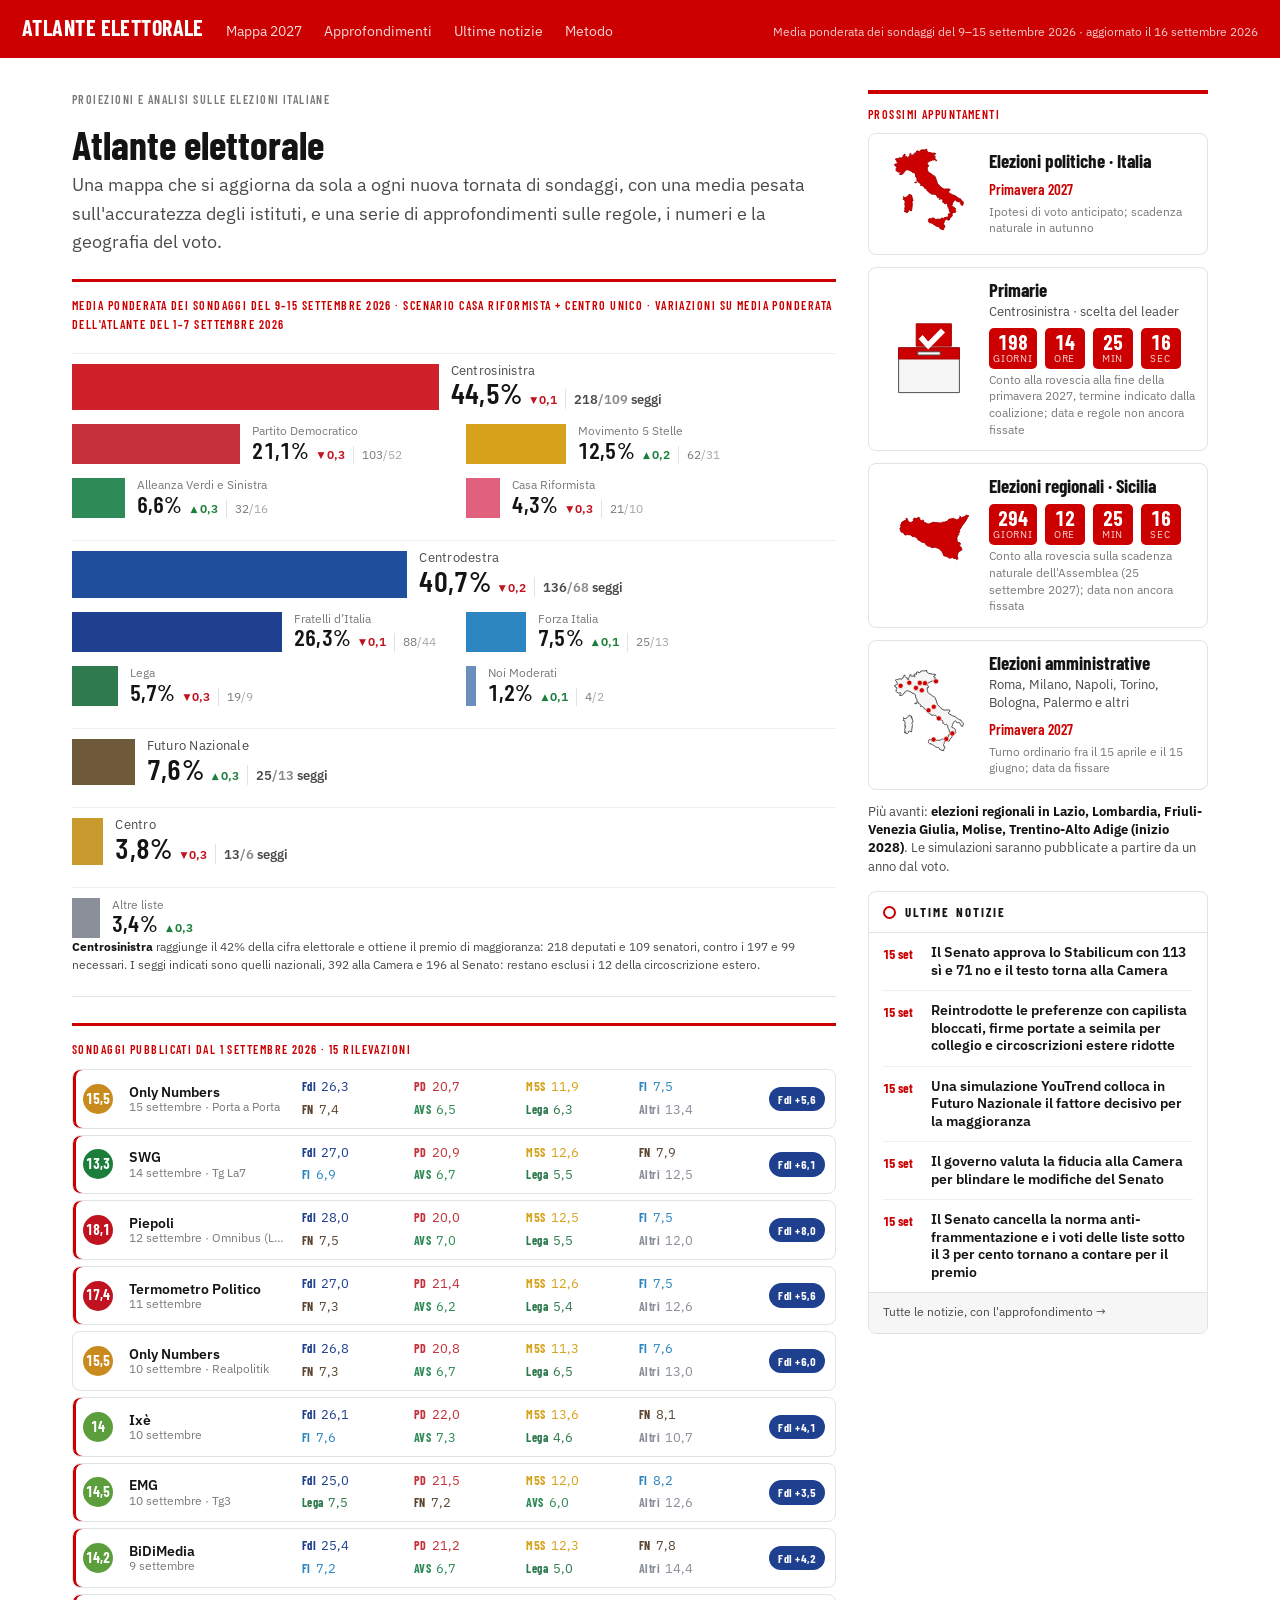
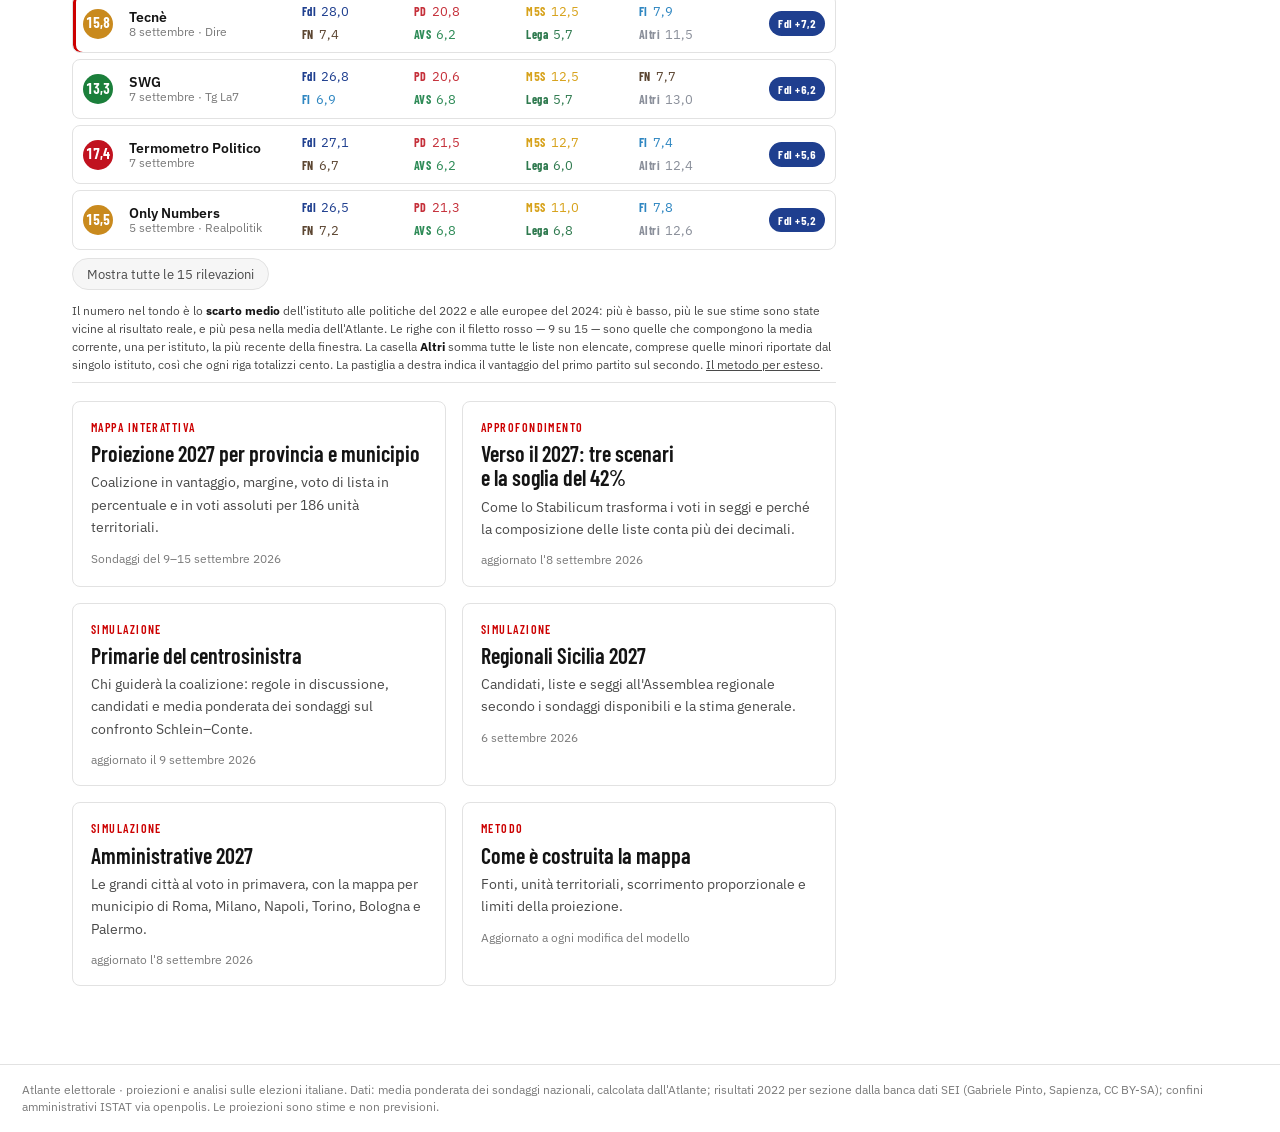
<file: index.html>
<!doctype html>
<html lang="it">
<head>
<meta charset="utf-8">
<meta name="viewport" content="width=device-width,initial-scale=1">
<title>Atlante elettorale</title>
<meta name="description" content="Proiezioni e analisi sulle elezioni italiane: mappa interattiva del 2027 aggiornata ogni due settimane, simulazioni e approfondimenti.">
<link rel="stylesheet" href="https://fonts.googleapis.com/css2?family=Barlow+Condensed:wght@500;600;700&family=IBM+Plex+Sans:ital,wght@0,400;0,500;0,600;1,400&display=swap">
<link rel="stylesheet" href="./assets/site.css">
</head>
<body><nav class="site-nav">
  <a class="brand" href="./index.html">Atlante elettorale</a>
  <a class="item" href="./mappa/index.html">Mappa 2027</a>
  <a class="item" href="./approfondimenti/index.html">Approfondimenti</a>
  <a class="item" href="./approfondimenti/ultime-notizie.html">Ultime notizie</a>
  <a class="item" href="./approfondimenti/metodo.html">Metodo</a>
  <span class="right" id="site-updated"></span>
</nav><div class="home">
<main class="prose">
<div class="meta">Proiezioni e analisi sulle elezioni italiane</div>
<h1>Atlante elettorale</h1>
<p class="lede">Una mappa che si aggiorna da sola a ogni nuova tornata di sondaggi, con una media pesata sull'accuratezza degli istituti, e una serie di approfondimenti sulle regole, i numeri e la geografia del voto.</p>
<section class="supermedia" id="supermedia">
  <div class="eyebrow" id="sm-title">Media ponderata dei sondaggi applicata allo scenario</div>
  <div class="nat" id="sm-strip"></div>
  <p class="sm-cap" id="sm-cap"></p>
</section>
<section class="polls" id="polls">
  <div class="eyebrow" id="pl-title">Ultimi sondaggi per istituto</div>
  <div class="rows" id="pl-rows"></div>
  <p class="pl-cap" id="pl-cap"></p>
</section>
<div class="cards">
  <a class="card" href="mappa/index.html"><div class="k">Mappa interattiva</div><h3>Proiezione 2027 per provincia e municipio</h3><p>Coalizione in vantaggio, margine, voto di lista in percentuale e in voti assoluti per 186 unità territoriali.</p><div class="d">Sondaggi del <span data-scenario>…</span></div></a>
  <a class="card" href="approfondimenti/scenari-2027.html"><div class="k">Approfondimento</div><h3>Verso il 2027: tre scenari e la soglia del 42%</h3><p>Come lo Stabilicum trasforma i voti in seggi e perché la composizione delle liste conta più dei decimali.</p><div class="d">aggiornato l'8 settembre 2026</div></a>
  <a class="card" href="approfondimenti/primarie-centrosinistra-2027.html"><div class="k">Simulazione</div><h3>Primarie del centrosinistra</h3><p>Chi guiderà la coalizione: regole in discussione, candidati e media ponderata dei sondaggi sul confronto Schlein–Conte.</p><div class="d">aggiornato il 9 settembre 2026</div></a><a class="card" href="approfondimenti/regionali-sicilia-2027.html"><div class="k">Simulazione</div><h3>Regionali Sicilia 2027</h3><p>Candidati, liste e seggi all'Assemblea regionale secondo i sondaggi disponibili e la stima generale.</p><div class="d">6 settembre 2026</div></a>
  <a class="card" href="approfondimenti/amministrative-2027.html"><div class="k">Simulazione</div><h3>Amministrative 2027</h3><p>Le grandi città al voto in primavera, con la mappa per municipio di Roma, Milano, Napoli, Torino, Bologna e Palermo.</p><div class="d">aggiornato l'8 settembre 2026</div></a>
  <a class="card" href="approfondimenti/metodo.html"><div class="k">Metodo</div><h3>Come è costruita la mappa</h3><p>Fonti, unità territoriali, scorrimento proporzionale e limiti della proiezione.</p><div class="d">Aggiornato a ogni modifica del modello</div></a>
</div>
</main>
<aside class="agenda"><div class="eyebrow">Prossimi appuntamenti</div><a class="evt" href="mappa/index.html"><svg class="shape" viewBox="0 0 120 120" aria-hidden="true"><path class="hl" d="M33.0 83.3 L32.0 82.7 L31.4 83.4 L30.9 81.7 L30.2 81.6 L29.8 82.6 L29.4 81.8 L29.5 81.0 L30.2 81.6 L30.3 81.3 L29.5 80.0 L30.0 79.3 L29.9 79.1 L29.8 79.0 L29.8 78.9 L29.5 78.5 L30.2 76.3 L30.0 74.8 L30.4 75.2 L30.9 73.8 L30.4 73.3 L30.0 73.8 L29.7 73.4 L29.8 72.3 L29.5 72.1 L30.4 71.6 L30.1 70.7 L30.3 69.7 L29.6 69.2 L29.7 68.3 L29.0 66.8 L28.3 67.0 L28.2 66.5 L28.0 67.0 L27.8 66.4 L28.3 65.8 L27.8 65.4 L28.4 64.1 L28.4 63.8 L28.1 63.4 L28.3 63.1 L29.1 64.3 L30.9 64.4 L32.5 63.5 L34.1 61.6 L35.3 61.2 L35.1 60.4 L35.3 60.5 L35.8 60.3 L35.8 60.4 L36.1 60.6 L36.0 60.9 L37.1 61.1 L37.3 61.8 L37.9 61.3 L38.2 61.7 L37.7 62.7 L38.1 62.4 L38.1 62.8 L38.4 62.6 L38.9 62.8 L38.5 62.8 L38.3 62.9 L38.2 63.5 L37.9 63.4 L37.7 63.5 L37.7 63.6 L38.3 63.8 L38.7 63.6 L38.5 63.9 L38.9 64.2 L39.3 64.3 L39.0 64.4 L38.9 64.9 L39.5 66.6 L39.8 67.2 L40.1 67.3 L39.6 68.7 L38.6 70.0 L38.8 71.1 L39.4 71.7 L39.0 72.6 L39.2 73.1 L38.4 78.7 L38.4 79.0 L38.7 79.2 L37.9 81.2 L36.2 80.1 L35.6 79.9 L35.2 80.4 L34.8 80.1 L34.1 80.9 L34.4 81.3 L34.1 82.3 L34.1 82.3 L33.3 83.0 L33.2 83.1 L33.0 83.3 L33.0 83.3Z M23.1 35.1 L24.7 33.2 L24.5 32.1 L22.1 32.7 L19.6 31.5 L18.7 30.3 L18.7 29.7 L19.2 29.6 L18.5 28.6 L19.3 27.8 L19.3 27.3 L20.1 27.1 L19.5 26.2 L19.7 25.8 L17.7 25.0 L17.7 24.0 L17.1 23.9 L16.8 23.1 L17.9 22.6 L18.8 22.8 L19.3 22.1 L20.1 22.1 L20.5 21.7 L20.3 21.0 L20.9 20.2 L19.5 19.3 L19.5 17.9 L18.2 17.1 L18.2 16.1 L19.1 15.9 L19.8 15.2 L20.3 15.8 L21.7 15.2 L22.3 15.5 L23.7 14.6 L25.8 15.3 L26.1 14.5 L26.9 14.4 L27.0 13.5 L27.9 13.1 L27.8 12.3 L27.4 11.9 L29.1 10.8 L29.0 10.4 L30.0 10.0 L30.0 12.1 L31.2 13.3 L33.0 13.7 L32.5 14.6 L33.3 14.9 L33.6 15.7 L33.4 16.1 L34.3 16.2 L34.7 15.4 L34.0 14.8 L34.3 14.5 L34.1 14.1 L35.8 12.2 L36.2 11.3 L35.8 10.3 L36.1 9.7 L36.7 9.5 L37.0 10.0 L37.4 9.6 L37.4 10.8 L38.0 11.5 L39.2 11.7 L39.4 11.1 L41.0 10.8 L41.7 12.3 L42.3 12.3 L42.6 12.0 L42.1 11.2 L42.5 10.5 L41.6 10.2 L41.6 9.3 L42.1 8.6 L43.0 8.3 L43.5 9.1 L44.7 9.2 L44.9 8.5 L44.1 7.9 L44.8 6.2 L46.2 6.0 L46.9 6.5 L46.6 6.9 L48.7 7.1 L49.8 5.1 L53.1 4.7 L54.0 5.1 L57.5 4.0 L57.3 4.5 L56.7 4.7 L56.9 5.6 L57.8 5.9 L57.9 6.9 L58.4 7.0 L59.1 7.8 L64.8 9.1 L65.8 8.9 L68.3 9.4 L68.1 10.2 L67.4 10.2 L65.8 11.6 L66.2 12.5 L67.9 12.7 L66.6 14.4 L67.0 14.8 L67.8 14.6 L67.3 15.9 L67.4 16.3 L68.9 17.0 L69.8 18.0 L69.2 18.5 L68.3 18.4 L69.0 18.2 L68.6 18.1 L68.7 17.8 L68.6 17.6 L68.0 17.0 L67.0 16.4 L66.9 16.9 L67.1 17.1 L66.2 17.6 L64.4 17.3 L63.8 18.0 L62.5 18.2 L58.6 20.1 L58.0 21.8 L58.3 23.3 L59.9 24.5 L58.7 26.2 L58.6 26.2 L58.2 26.2 L58.6 26.2 L58.1 25.7 L57.7 25.9 L57.9 29.3 L58.7 31.7 L60.8 33.9 L62.4 34.5 L65.2 36.9 L66.4 37.6 L66.8 37.4 L67.6 38.1 L70.8 47.2 L74.1 50.7 L75.5 51.4 L75.7 52.3 L78.8 53.9 L85.0 53.6 L85.9 54.0 L86.2 54.3 L86.3 55.3 L84.2 56.9 L84.6 58.3 L89.1 60.8 L92.8 62.2 L95.6 64.4 L98.2 65.8 L98.9 65.8 L99.2 66.0 L98.9 66.3 L99.5 66.3 L100.0 67.4 L101.1 68.1 L102.2 69.4 L102.5 69.6 L103.2 71.4 L102.9 71.7 L102.9 72.0 L102.4 72.5 L102.2 74.2 L101.9 74.5 L99.8 73.2 L99.2 71.9 L99.5 71.4 L98.9 70.7 L98.9 70.3 L98.6 70.0 L98.7 70.0 L98.4 69.7 L95.8 69.6 L93.6 68.5 L93.9 68.0 L93.0 67.4 L91.6 68.1 L89.3 71.7 L89.4 72.9 L88.4 74.7 L88.7 75.7 L90.5 76.1 L93.3 78.2 L92.9 79.1 L93.2 80.1 L92.9 81.1 L93.6 81.9 L92.8 83.2 L91.3 82.8 L89.3 83.9 L88.8 84.9 L89.0 87.6 L87.2 89.0 L86.1 90.5 L85.4 92.5 L82.9 92.5 L82.2 91.7 L82.2 89.6 L83.4 89.1 L84.2 87.5 L84.4 86.5 L83.7 85.6 L84.8 84.8 L86.2 84.6 L86.5 83.1 L85.6 81.8 L85.2 78.8 L84.0 76.8 L83.2 74.0 L83.4 73.9 L83.4 73.8 L83.3 73.5 L82.5 72.2 L82.2 71.9 L82.2 71.8 L81.4 71.8 L80.7 72.5 L79.9 72.1 L79.6 72.2 L79.6 71.7 L78.6 70.8 L77.0 70.1 L77.6 68.7 L76.1 66.0 L73.9 66.4 L73.4 66.6 L72.7 67.0 L72.8 66.4 L73.8 65.7 L73.7 65.3 L73.3 65.1 L72.7 64.5 L72.3 64.3 L71.7 64.8 L71.1 64.4 L70.9 64.6 L71.0 64.9 L70.6 64.8 L70.7 64.2 L70.4 63.4 L68.5 60.5 L67.6 60.3 L67.2 60.8 L65.1 59.9 L63.4 60.6 L62.6 59.2 L60.4 58.5 L59.0 56.6 L57.4 55.6 L56.8 53.9 L55.2 52.7 L54.6 52.8 L53.2 50.3 L50.5 49.1 L50.1 49.2 L49.9 49.6 L49.3 49.3 L49.3 48.8 L49.9 48.7 L49.9 48.0 L48.2 46.0 L46.6 45.4 L46.9 44.3 L46.1 43.9 L44.9 44.1 L45.1 41.1 L43.4 38.2 L43.5 38.2 L43.6 37.8 L43.4 38.0 L43.0 35.0 L41.8 33.6 L40.2 32.7 L40.0 32.8 L40.1 33.3 L37.6 31.5 L35.8 30.4 L35.6 30.9 L34.8 30.2 L33.5 29.8 L33.5 29.9 L32.9 29.7 L32.2 29.7 L30.1 31.0 L29.9 31.9 L28.7 32.5 L28.0 34.2 L27.3 34.9 L23.6 35.9 L23.1 35.1Z M43.8 45.7 L42.3 46.0 L42.1 45.6 L43.1 45.5 L43.2 45.1 L43.9 45.4 L44.3 44.7 L44.5 44.9 L44.4 45.2 L44.5 45.6 L44.1 45.8 L44.4 46.3 L43.8 45.7Z M72.7 101.3 L71.5 100.5 L69.7 100.5 L69.1 100.1 L68.5 100.0 L67.1 98.7 L65.1 97.7 L64.3 96.7 L63.2 96.7 L62.7 95.9 L60.7 96.0 L59.3 94.7 L59.2 94.2 L58.9 93.7 L59.4 93.0 L59.2 92.7 L59.6 91.7 L59.4 91.6 L61.0 90.7 L61.1 90.0 L62.4 91.5 L63.7 90.9 L63.5 90.5 L63.9 89.9 L64.5 90.1 L65.4 89.6 L65.9 90.7 L67.0 90.7 L67.2 91.4 L68.5 92.1 L70.5 91.4 L72.5 91.7 L74.1 91.4 L75.8 90.2 L76.1 90.3 L77.0 89.9 L77.4 90.3 L78.3 90.6 L79.2 90.0 L79.4 89.4 L79.3 89.2 L79.7 89.8 L81.6 88.9 L82.4 89.2 L81.8 89.4 L81.2 91.1 L79.2 94.1 L78.9 95.9 L78.2 96.8 L78.3 98.4 L79.5 99.1 L79.3 99.5 L79.2 99.1 L79.0 99.2 L79.0 99.6 L79.8 100.4 L79.6 101.1 L80.1 101.4 L79.6 101.4 L78.4 102.9 L78.3 103.6 L78.6 104.7 L73.9 103.5 L72.7 101.3Z "/></svg><div><div class="t">Elezioni politiche · Italia</div><div class="when">Primavera 2027</div><div class="note">Ipotesi di voto anticipato; scadenza naturale in autunno</div></div></a><a class="evt" href="approfondimenti/primarie-centrosinistra-2027.html"><svg class="shape" viewBox="0 0 120 120" aria-hidden="true"><path d="M22 46 H98 V102 H22 Z"/><path class="hl" d="M22 46 H98 V60 H22 Z"/><path d="M46 51 H74 V55 H46 Z" style="fill:var(--panel)"/><path class="hl" d="M44 16 H88 V44 H44 Z"/><path d="M52 30 l7 8 l16 -16 l5 5 l-21 21 l-12 -13 Z" style="fill:var(--panel);stroke:none"/></svg><div><div class="t">Primarie</div><div class="s">Centrosinistra · scelta del leader</div><div class="cd" data-date="2027-06-21T09:00:00+02:00"><span><b>–</b><i>giorni</i></span><span><b>–</b><i>ore</i></span><span><b>–</b><i>min</i></span><span><b>–</b><i>sec</i></span></div><div class="note">Conto alla rovescia alla fine della primavera 2027, termine indicato dalla coalizione; data e regole non ancora fissate</div></div></a><a class="evt" href="approfondimenti/regionali-sicilia-2027.html"><svg class="shape" viewBox="0 0 120 120" aria-hidden="true"><path class="hl" d="M37.6 46.2 L32.9 45.7 L30.0 46.4 L28.1 43.6 L27.0 42.9 L25.8 43.0 L24.7 41.7 L24.5 40.1 L23.4 38.2 L24.3 37.7 L25.0 35.8 L24.2 34.6 L25.9 31.2 L25.2 31.0 L25.9 30.8 L27.2 29.2 L29.2 28.9 L29.7 27.8 L31.0 27.9 L31.7 26.9 L31.2 25.7 L31.5 25.2 L31.8 25.6 L32.6 25.5 L33.7 28.8 L36.2 30.7 L38.1 30.2 L40.9 28.6 L40.2 26.9 L40.7 26.8 L40.9 25.7 L41.6 25.1 L43.9 25.8 L47.3 24.0 L47.6 24.8 L48.6 25.4 L48.8 27.2 L48.5 27.2 L49.1 27.9 L50.7 28.4 L52.4 27.5 L53.2 27.8 L53.2 29.3 L54.0 30.2 L58.8 32.6 L61.2 32.1 L64.2 30.6 L66.2 30.2 L67.4 30.9 L69.6 30.7 L73.4 31.3 L75.6 31.0 L77.1 30.2 L79.7 30.1 L82.7 29.1 L85.7 26.0 L86.8 26.4 L89.6 25.7 L90.2 25.1 L91.8 26.4 L93.8 26.5 L94.0 27.1 L95.1 27.5 L98.2 25.3 L99.0 23.3 L98.5 22.4 L99.3 23.1 L99.0 24.2 L100.4 24.6 L104.0 23.4 L107.0 21.4 L110.0 22.5 L108.1 23.3 L107.5 25.1 L107.9 25.0 L105.7 29.0 L100.7 35.7 L100.6 36.5 L98.2 39.8 L98.0 40.4 L98.4 41.4 L97.8 43.2 L97.2 43.9 L97.2 45.8 L95.6 47.4 L95.2 48.9 L95.1 48.3 L94.8 49.0 L95.2 54.6 L97.6 55.8 L98.0 55.4 L99.4 57.1 L98.5 57.2 L98.7 58.6 L98.2 56.9 L97.5 57.3 L97.5 58.7 L98.0 60.1 L98.8 59.9 L99.0 60.3 L98.4 60.4 L98.9 61.4 L100.4 61.6 L100.5 63.3 L99.9 63.1 L99.9 63.9 L100.6 63.8 L101.5 65.0 L99.9 65.0 L99.4 65.9 L99.5 66.1 L98.2 66.5 L96.6 68.1 L95.1 72.1 L96.2 75.9 L96.0 76.5 L95.6 76.2 L94.6 77.1 L93.0 75.3 L91.3 75.6 L89.2 74.3 L86.6 75.2 L84.2 74.7 L82.8 73.3 L81.4 72.8 L78.9 72.4 L78.0 71.5 L77.6 69.6 L75.9 66.7 L72.6 63.3 L67.7 61.5 L62.8 61.9 L60.9 60.4 L58.9 60.2 L56.5 58.7 L56.1 57.6 L53.7 55.6 L50.8 55.3 L49.6 54.0 L46.1 52.1 L45.6 51.0 L43.3 48.7 L40.8 48.2 L39.3 48.5 L37.6 46.2Z "/></svg><div><div class="t">Elezioni regionali · Sicilia</div><div class="cd" data-date="2027-09-25T07:00:00+02:00"><span><b>–</b><i>giorni</i></span><span><b>–</b><i>ore</i></span><span><b>–</b><i>min</i></span><span><b>–</b><i>sec</i></span></div><div class="note">Conto alla rovescia sulla scadenza naturale dell'Assemblea (25 settembre 2027); data non ancora fissata</div></div></a><a class="evt" href="approfondimenti/amministrative-2027.html"><svg class="shape" viewBox="0 0 120 120" aria-hidden="true"><path d="M33.0 83.3 L32.0 82.7 L31.4 83.4 L30.9 81.7 L30.2 81.6 L29.8 82.6 L29.4 81.8 L29.5 81.0 L30.2 81.6 L30.3 81.3 L29.5 80.0 L30.0 79.3 L29.9 79.1 L29.8 79.0 L29.8 78.9 L29.5 78.5 L30.2 76.3 L30.0 74.8 L30.4 75.2 L30.9 73.8 L30.4 73.3 L30.0 73.8 L29.7 73.4 L29.8 72.3 L29.5 72.1 L30.4 71.6 L30.1 70.7 L30.3 69.7 L29.6 69.2 L29.7 68.3 L29.0 66.8 L28.3 67.0 L28.2 66.5 L28.0 67.0 L27.8 66.4 L28.3 65.8 L27.8 65.4 L28.4 64.1 L28.4 63.8 L28.1 63.4 L28.3 63.1 L29.1 64.3 L30.9 64.4 L32.5 63.5 L34.1 61.6 L35.3 61.2 L35.1 60.4 L35.3 60.5 L35.8 60.3 L35.8 60.4 L36.1 60.6 L36.0 60.9 L37.1 61.1 L37.3 61.8 L37.9 61.3 L38.2 61.7 L37.7 62.7 L38.1 62.4 L38.1 62.8 L38.4 62.6 L38.9 62.8 L38.5 62.8 L38.3 62.9 L38.2 63.5 L37.9 63.4 L37.7 63.5 L37.7 63.6 L38.3 63.8 L38.7 63.6 L38.5 63.9 L38.9 64.2 L39.3 64.3 L39.0 64.4 L38.9 64.9 L39.5 66.6 L39.8 67.2 L40.1 67.3 L39.6 68.7 L38.6 70.0 L38.8 71.1 L39.4 71.7 L39.0 72.6 L39.2 73.1 L38.4 78.7 L38.4 79.0 L38.7 79.2 L37.9 81.2 L36.2 80.1 L35.6 79.9 L35.2 80.4 L34.8 80.1 L34.1 80.9 L34.4 81.3 L34.1 82.3 L34.1 82.3 L33.3 83.0 L33.2 83.1 L33.0 83.3 L33.0 83.3Z M23.1 35.1 L24.7 33.2 L24.5 32.1 L22.1 32.7 L19.6 31.5 L18.7 30.3 L18.7 29.7 L19.2 29.6 L18.5 28.6 L19.3 27.8 L19.3 27.3 L20.1 27.1 L19.5 26.2 L19.7 25.8 L17.7 25.0 L17.7 24.0 L17.1 23.9 L16.8 23.1 L17.9 22.6 L18.8 22.8 L19.3 22.1 L20.1 22.1 L20.5 21.7 L20.3 21.0 L20.9 20.2 L19.5 19.3 L19.5 17.9 L18.2 17.1 L18.2 16.1 L19.1 15.9 L19.8 15.2 L20.3 15.8 L21.7 15.2 L22.3 15.5 L23.7 14.6 L25.8 15.3 L26.1 14.5 L26.9 14.4 L27.0 13.5 L27.9 13.1 L27.8 12.3 L27.4 11.9 L29.1 10.8 L29.0 10.4 L30.0 10.0 L30.0 12.1 L31.2 13.3 L33.0 13.7 L32.5 14.6 L33.3 14.9 L33.6 15.7 L33.4 16.1 L34.3 16.2 L34.7 15.4 L34.0 14.8 L34.3 14.5 L34.1 14.1 L35.8 12.2 L36.2 11.3 L35.8 10.3 L36.1 9.7 L36.7 9.5 L37.0 10.0 L37.4 9.6 L37.4 10.8 L38.0 11.5 L39.2 11.7 L39.4 11.1 L41.0 10.8 L41.7 12.3 L42.3 12.3 L42.6 12.0 L42.1 11.2 L42.5 10.5 L41.6 10.2 L41.6 9.3 L42.1 8.6 L43.0 8.3 L43.5 9.1 L44.7 9.2 L44.9 8.5 L44.1 7.9 L44.8 6.2 L46.2 6.0 L46.9 6.5 L46.6 6.9 L48.7 7.1 L49.8 5.1 L53.1 4.7 L54.0 5.1 L57.5 4.0 L57.3 4.5 L56.7 4.7 L56.9 5.6 L57.8 5.9 L57.9 6.9 L58.4 7.0 L59.1 7.8 L64.8 9.1 L65.8 8.9 L68.3 9.4 L68.1 10.2 L67.4 10.2 L65.8 11.6 L66.2 12.5 L67.9 12.7 L66.6 14.4 L67.0 14.8 L67.8 14.6 L67.3 15.9 L67.4 16.3 L68.9 17.0 L69.8 18.0 L69.2 18.5 L68.3 18.4 L69.0 18.2 L68.6 18.1 L68.7 17.8 L68.6 17.6 L68.0 17.0 L67.0 16.4 L66.9 16.9 L67.1 17.1 L66.2 17.6 L64.4 17.3 L63.8 18.0 L62.5 18.2 L58.6 20.1 L58.0 21.8 L58.3 23.3 L59.9 24.5 L58.7 26.2 L58.6 26.2 L58.2 26.2 L58.6 26.2 L58.1 25.7 L57.7 25.9 L57.9 29.3 L58.7 31.7 L60.8 33.9 L62.4 34.5 L65.2 36.9 L66.4 37.6 L66.8 37.4 L67.6 38.1 L70.8 47.2 L74.1 50.7 L75.5 51.4 L75.7 52.3 L78.8 53.9 L85.0 53.6 L85.9 54.0 L86.2 54.3 L86.3 55.3 L84.2 56.9 L84.6 58.3 L89.1 60.8 L92.8 62.2 L95.6 64.4 L98.2 65.8 L98.9 65.8 L99.2 66.0 L98.9 66.3 L99.5 66.3 L100.0 67.4 L101.1 68.1 L102.2 69.4 L102.5 69.6 L103.2 71.4 L102.9 71.7 L102.9 72.0 L102.4 72.5 L102.2 74.2 L101.9 74.5 L99.8 73.2 L99.2 71.9 L99.5 71.4 L98.9 70.7 L98.9 70.3 L98.6 70.0 L98.7 70.0 L98.4 69.7 L95.8 69.6 L93.6 68.5 L93.9 68.0 L93.0 67.4 L91.6 68.1 L89.3 71.7 L89.4 72.9 L88.4 74.7 L88.7 75.7 L90.5 76.1 L93.3 78.2 L92.9 79.1 L93.2 80.1 L92.9 81.1 L93.6 81.9 L92.8 83.2 L91.3 82.8 L89.3 83.9 L88.8 84.9 L89.0 87.6 L87.2 89.0 L86.1 90.5 L85.4 92.5 L82.9 92.5 L82.2 91.7 L82.2 89.6 L83.4 89.1 L84.2 87.5 L84.4 86.5 L83.7 85.6 L84.8 84.8 L86.2 84.6 L86.5 83.1 L85.6 81.8 L85.2 78.8 L84.0 76.8 L83.2 74.0 L83.4 73.9 L83.4 73.8 L83.3 73.5 L82.5 72.2 L82.2 71.9 L82.2 71.8 L81.4 71.8 L80.7 72.5 L79.9 72.1 L79.6 72.2 L79.6 71.7 L78.6 70.8 L77.0 70.1 L77.6 68.7 L76.1 66.0 L73.9 66.4 L73.4 66.6 L72.7 67.0 L72.8 66.4 L73.8 65.7 L73.7 65.3 L73.3 65.1 L72.7 64.5 L72.3 64.3 L71.7 64.8 L71.1 64.4 L70.9 64.6 L71.0 64.9 L70.6 64.8 L70.7 64.2 L70.4 63.4 L68.5 60.5 L67.6 60.3 L67.2 60.8 L65.1 59.9 L63.4 60.6 L62.6 59.2 L60.4 58.5 L59.0 56.6 L57.4 55.6 L56.8 53.9 L55.2 52.7 L54.6 52.8 L53.2 50.3 L50.5 49.1 L50.1 49.2 L49.9 49.6 L49.3 49.3 L49.3 48.8 L49.9 48.7 L49.9 48.0 L48.2 46.0 L46.6 45.4 L46.9 44.3 L46.1 43.9 L44.9 44.1 L45.1 41.1 L43.4 38.2 L43.5 38.2 L43.6 37.8 L43.4 38.0 L43.0 35.0 L41.8 33.6 L40.2 32.7 L40.0 32.8 L40.1 33.3 L37.6 31.5 L35.8 30.4 L35.6 30.9 L34.8 30.2 L33.5 29.8 L33.5 29.9 L32.9 29.7 L32.2 29.7 L30.1 31.0 L29.9 31.9 L28.7 32.5 L28.0 34.2 L27.3 34.9 L23.6 35.9 L23.1 35.1Z M43.8 45.7 L42.3 46.0 L42.1 45.6 L43.1 45.5 L43.2 45.1 L43.9 45.4 L44.3 44.7 L44.5 44.9 L44.4 45.2 L44.5 45.6 L44.1 45.8 L44.4 46.3 L43.8 45.7Z M72.7 101.3 L71.5 100.5 L69.7 100.5 L69.1 100.1 L68.5 100.0 L67.1 98.7 L65.1 97.7 L64.3 96.7 L63.2 96.7 L62.7 95.9 L60.7 96.0 L59.3 94.7 L59.2 94.2 L58.9 93.7 L59.4 93.0 L59.2 92.7 L59.6 91.7 L59.4 91.6 L61.0 90.7 L61.1 90.0 L62.4 91.5 L63.7 90.9 L63.5 90.5 L63.9 89.9 L64.5 90.1 L65.4 89.6 L65.9 90.7 L67.0 90.7 L67.2 91.4 L68.5 92.1 L70.5 91.4 L72.5 91.7 L74.1 91.4 L75.8 90.2 L76.1 90.3 L77.0 89.9 L77.4 90.3 L78.3 90.6 L79.2 90.0 L79.4 89.4 L79.3 89.2 L79.7 89.8 L81.6 88.9 L82.4 89.2 L81.8 89.4 L81.2 91.1 L79.2 94.1 L78.9 95.9 L78.2 96.8 L78.3 98.4 L79.5 99.1 L79.3 99.5 L79.2 99.1 L79.0 99.2 L79.0 99.6 L79.8 100.4 L79.6 101.1 L80.1 101.4 L79.6 101.4 L78.4 102.9 L78.3 103.6 L78.6 104.7 L73.9 103.5 L72.7 101.3Z "/><circle cx="59.4" cy="54.1" r="3.2"><title>Roma</title></circle><circle cx="35.4" cy="19.7" r="3.2"><title>Milano</title></circle><circle cx="72.3" cy="64.2" r="3.2"><title>Napoli</title></circle><circle cx="24.5" cy="23.5" r="3.2"><title>Torino</title></circle><circle cx="51.0" cy="29.1" r="3.2"><title>Bologna</title></circle><circle cx="68.7" cy="17.9" r="3.2"><title>Trieste</title></circle><circle cx="65.7" cy="90.6" r="3.2"><title>Palermo</title></circle><circle cx="48.5" cy="19.9" r="3.2"><title>Verona</title></circle><circle cx="55.0" cy="20.2" r="3.2"><title>Padova</title></circle><circle cx="43.7" cy="26.1" r="3.2"><title>Parma</title></circle><circle cx="81.6" cy="89.9" r="3.2"><title>Messina</title></circle><circle cx="89.2" cy="83.0" r="3.2"><title>Catanzaro</title></circle><circle cx="66.0" cy="49.7" r="3.2"><title>L'Aquila</title></circle></svg><div><div class="t">Elezioni amministrative</div><div class="s">Roma, Milano, Napoli, Torino, Bologna, Palermo e altri</div><div class="when">Primavera 2027</div><div class="note">Turno ordinario fra il 15 aprile e il 15 giugno; data da fissare</div></div></a><div class="more">Più avanti: <b>elezioni regionali in Lazio, Lombardia, Friuli-Venezia Giulia, Molise, Trentino-Alto Adige (inizio 2028)</b>. Le simulazioni saranno pubblicate a partire da un anno dal voto.</div><a class="newsbox" href="approfondimenti/ultime-notizie.html" id="newsbox"><div class="nb-head"><span class="dot" aria-hidden="true"></span><span class="nb-t">Ultime notizie</span></div><ul class="nb-list" id="nb-list"><li class="nb-empty">Caricamento…</li></ul><div class="nb-more">Tutte le notizie, con l'approfondimento <span aria-hidden="true">→</span></div></a></aside>
</div><script>
(function(){
  const P={FdI:['Fratelli d’Italia','#1F3F8F'],PD:['Partito Democratico','#C5303A'],M5S:['Movimento 5 Stelle','#D7A21B'],FN:['Futuro Nazionale','#5C4632'],FI:['Forza Italia','#2E86C1'],AVS:['Alleanza Verdi e Sinistra','#2E8B57'],Lega:['Lega','#2F7A4F'],CasaRif:['Casa Riformista','#E0607E'],Centro:['Lista di centro (Azione–PLD)','#8E6BB8'],NM:['Noi Moderati','#6C8EBF'],Altri:['Altre liste','#8A8F9A']};
  const C={CSX:['Centrosinistra','var(--csx)'],CDX:['Centrodestra','var(--cdx)'],FN:['Futuro Nazionale','var(--fn)'],CENTRO:['Centro','var(--centro)']};
  // ---- seggi secondo lo Stabilicum: 392 alla Camera e 196 al Senato (esclusi estero), premio di 70/35 a chi raggiunge il 42% ----
  function computeSeats(T, C, total, bonus){
    const elig=new Set();
    Object.entries(C).forEach(([c,ks])=>{
      if(ks.length===1){ if(T[ks[0]]>=3) elig.add(ks[0]); return; }
      if(ks.reduce((a,k)=>a+T[k],0) < 10) return;
      ks.filter(k=>T[k]>=3).forEach(k=>elig.add(k));
      const below=ks.filter(k=>T[k]<3).sort((a,b)=>T[b]-T[a]);
      if(below.length) elig.add(below[0]);
    });
    const cifra={}; Object.entries(C).forEach(([c,ks])=>cifra[c]=ks.filter(k=>elig.has(k)).reduce((a,k)=>a+T[k],0));
    const win=Object.keys(cifra).find(c=>cifra[c]>=42)||null;
    const hare=(keys,n)=>{ const tot=keys.reduce((a,k)=>a+T[k],0), q={}, fl={};
      keys.forEach(k=>{q[k]=T[k]/tot*n; fl[k]=Math.floor(q[k]);});
      let rem=n-keys.reduce((a,k)=>a+fl[k],0);
      keys.slice().sort((a,b)=>(q[b]-fl[b])-(q[a]-fl[a])).slice(0,rem).forEach(k=>fl[k]++);
      return fl; };
    const lists=hare([...elig], total-(win?bonus:0));
    if(win) Object.entries(hare(C[win].filter(k=>elig.has(k)), bonus)).forEach(([k,v])=>lists[k]=(lists[k]||0)+v);
    const coal={}; Object.entries(C).forEach(([c,ks])=>coal[c]=ks.reduce((a,k)=>a+(lists[k]||0),0));
    return {lists, coal, win, cifra, majority: Math.floor(total/2)+1};
  }

  const fmt=v=>v.toFixed(1).replace('.',',');
  fetch('data/scenario.json?t='+Date.now()).then(r=>r.json()).then(s=>{
    const T=s.targets, el=document.getElementById('sm-strip'); if(!el) return;
    document.getElementById('sm-title').textContent='Media ponderata dei sondaggi del '+s.media.label+' · scenario Casa Riformista + centro unico'+(s.previous?' · variazioni su '+(s.previous.name||'la rilevazione')+' del '+s.previous.label:'');
    const groups=Object.entries(s.coalitions).map(([k,ps])=>({k,ps,sum:ps.reduce((a,p)=>a+T[p],0)})).sort((a,b)=>b.sum-a.sum);
    const scaleMax=groups[0].sum; // scala unica: la coalizione più forte
    const MAXW=48; // quota massima di larghezza occupata dalla barra, il resto è per il testo
    const PT=s.prevTargets||null;
    const delta=d=>{ if(d===null) return '';
      const v=Math.round(d*10)/10;
      if(Math.abs(v)<0.05) return `<span class="d same" title="invariato rispetto alla media precedente">=</span>`;
      const up=v>0;
      return `<span class="d ${up?'up':'down'}" title="${up?'in crescita':'in calo'} rispetto alla media precedente"><span class="ar">${up?'▲':'▼'}</span>${fmt(Math.abs(v))}</span>`; };
    const SC=computeSeats(T,s.coalitions,392,70), SS=computeSeats(T,s.coalitions,196,35);
    const seat=(k,coal)=>{ const c=coal?SC.coal[k]:SC.lists[k], se=coal?SS.coal[k]:SS.lists[k];
      if(c===undefined) return '';
      return `<span class="s" title="Seggi proiettati: ${c} alla Camera e ${se} al Senato (su 392 e 196 seggi nazionali)">${c}<i>/${se}</i>${coal?'<b class="sg"> seggi</b>':''}</span>`; };
    const tile=(cls,name,v,c,m,d,sk,isCoal)=>`<div class="t ${cls}"><div class="bar" style="width:${isCoal?`calc(${Math.max(v/scaleMax*MAXW,1.5).toFixed(2)}% * var(--cmul))`:`calc(${Math.max(v/scaleMax*MAXW,0.8).toFixed(2)}% * var(--mul))`};background:${c}"></div><div class="txt"><div class="l" title="${name}">${name}</div><div class="r"><span class="v num">${fmt(v)}%</span>${delta(d)}${seat(sk,isCoal)}</div></div></div>`;
    const dList=k=>PT&&PT[k]!==undefined?T[k]-PT[k]:null;
    const dCoal=ks=>PT?ks.reduce((a,k)=>a+T[k],0)-ks.reduce((a,k)=>a+(PT[k]||0),0):null;
    let html='';
    groups.forEach(g=>{
      html+=tile('coal',C[g.k][0],g.sum,C[g.k][1],0,dCoal(g.ps),g.k,true);
      if(g.ps.length>1) [...g.ps].sort((a,b)=>T[b]-T[a]).forEach(p=>{ html+=tile('',P[p][0],T[p],P[p][1],0,dList(p),p,false); });
    });
    html+=tile('sep',P.Altri[0],T.Altri,P.Altri[1],0,dList('Altri'),'Altri',true);
    el.innerHTML=html;
    const cap=document.getElementById('sm-cap');
    if(cap){ const w=SC.win, nm=w?C[w][0]:null;
      cap.innerHTML = (w?`<b>${nm}</b> raggiunge il 42% della cifra elettorale e ottiene il premio di maggioranza: ${SC.coal[w]} deputati e ${SS.coal[w]} senatori, contro i ${SC.majority} e ${SS.majority} necessari.`
                        :`Nessuna coalizione raggiunge il 42%: i seggi si ripartiscono in proporzione e la maggioranza (${SC.majority} deputati, ${SS.majority} senatori) andrebbe costruita dopo il voto.`)
        + ` I seggi indicati sono quelli nazionali, 392 alla Camera e 196 al Senato: restano esclusi i 12 della circoscrizione estero.`; }
  }).catch(()=>{});
})();
</script>
<footer class="site-footer">Atlante elettorale · proiezioni e analisi sulle elezioni italiane. Dati: media ponderata dei sondaggi nazionali, calcolata dall'Atlante; risultati 2022 per sezione dalla banca dati SEI (Gabriele Pinto, Sapienza, CC BY-SA); confini amministrativi ISTAT via openpolis. Le proiezioni sono stime e non previsioni.</footer><script>
fetch('./data/scenario.json?t='+Date.now()).then(r=>r.json()).then(s=>{const e=document.getElementById('site-updated'); if(e) e.textContent='Media ponderata dei sondaggi del '+s.media.label+' · aggiornato '+(/^(8|11|[aeiou])/i.test(s.updatedLabel)?"l'":'il ')+s.updatedLabel; document.querySelectorAll('[data-scenario]').forEach(x=>x.textContent=s.media.label);}).catch(()=>{});
(function(){
  const cds=[...document.querySelectorAll('.cd[data-date]')]; if(!cds.length) return;
  const pad=n=>String(n).padStart(2,'0');
  function tick(){ const now=Date.now(); cds.forEach(el=>{ let d=(new Date(el.dataset.date)-now)/1000; if(d<0) d=0;
    const v=[Math.floor(d/86400), pad(Math.floor(d%86400/3600)), pad(Math.floor(d%3600/60)), pad(Math.floor(d%60))];
    el.querySelectorAll('b').forEach((b,i)=>b.textContent=v[i]); }); }
  tick(); setInterval(tick,1000);
})();

// ---- tabella dei sondaggi pubblicati dal 1 settembre ----
(async function(){
  const box=document.getElementById('pl-rows'); if(!box) return;
  let D,SC; try{ [D,SC]=await Promise.all([
    fetch('./data/sondaggi.json?t='+Date.now()).then(r=>r.json()),
    fetch('./data/scenario.json?t='+Date.now()).then(r=>r.json())]); }
  catch(e){ document.getElementById('polls').hidden=true; return; }
  const PA=D.parties, fmt=v=>v.toFixed(1).replace('.',',');
  const MESI=['gennaio','febbraio','marzo','aprile','maggio','giugno','luglio','agosto','settembre','ottobre','novembre','dicembre'];
  const dLabel=iso=>{const d=new Date(iso+'T12:00:00'); return d.getDate()+' '+MESI[d.getMonth()];};
  const polls=D.polls.slice().sort((a,b)=> a.pub===b.pub ? 0 : (a.pub<b.pub?1:-1));
  // quali rilevazioni entrano nella media corrente: una per istituto, la più recente entro la finestra
  const inWin=p=>p.pub>=(D.from||'0000') && p.pub<=SC.media.date && p.ist!=='Lab21';
  const best={}; polls.forEach(p=>{ if(inWin(p) && (!best[p.ist] || p.pub>best[p.ist])) best[p.ist]=p.pub; });
  const used=p=>inWin(p) && best[p.ist]===p.pub;
  // pastiglia dello scarto: verde se accurato, ambra medio, rosso alto, grigio se non in tabella
  const scColor=s=> s==null?'#8A8F9A' : s<=13.5?'#1B7F3B' : s<=15?'#5C9E3B' : s<=17?'#C98A1E' : '#C1121F';
  const LIM=12;
  const rowHtml = p=>{
    const ks=Object.keys(p.lists).filter(k=>PA[k]).sort((a,b)=>p.lists[b]-p.lists[a]).filter(k=>k!=='Altri').slice(0,7);
    const shown=ks.reduce((a,k)=>a+p.lists[k],0);
    const rest=Math.round((Object.keys(p.lists).reduce((a,k)=>a+p.lists[k],0)-shown)*10)/10; // tutte le altre liste sommate
    const first=ks[0], second=ks[1], gap=p.lists[first]-p.lists[second];
    const lead = gap<0.05
      ? `<span class="lead" style="background:var(--muted)">Pari</span>`
      : `<span class="lead" style="background:${PA[first][2]}">${PA[first][1]} +${fmt(gap)}</span>`;
    return `<div class="row${used(p)?' used':''}" title="${p.ist}${p.comm&&p.comm!=='—'?' per '+p.comm:''} · rilevazione ${p.field}${p.n?' · '+p.n+' interviste':''}${p.scarto!=null?' · scarto medio '+fmt(p.scarto):' · scarto medio non disponibile'}${used(p)?' · inclusa nella media corrente':''}">
      <span class="sc" style="background:${scColor(p.scarto)}">${p.scarto!=null?fmt(p.scarto).replace(',0',''):'—'}</span>
      <span class="who"><span class="n">${p.url?`<a href="${p.url}" rel="noopener" target="_blank" style="text-decoration:none">${p.ist}</a>`:p.ist}</span><span class="d">${dLabel(p.pub)}${p.comm&&p.comm!=='—'?' · '+p.comm:''}</span></span>
      <span class="vals">${ks.map(k=>`<span style="color:${PA[k][2]}"><b>${PA[k][1]}</b>${fmt(p.lists[k])}</span>`).join('')}${rest>0.05?`<span class="rest" style="color:${PA.Altri[2]}"><b>Altri</b>${fmt(rest)}</span>`:''}</span>
      ${lead}</div>`;
  };
  const render=(all)=>{ box.innerHTML=(all?polls:polls.slice(0,LIM)).map(rowHtml).join('');
    const more=document.getElementById('pl-more'); if(more) more.hidden=all||polls.length<=LIM; };
  render(false);
  if(polls.length>LIM){ const btn=document.createElement('button'); btn.id='pl-more'; btn.type='button'; btn.className='pl-more';
    btn.textContent='Mostra tutte le '+polls.length+' rilevazioni';
    btn.onclick=()=>{ render(true); btn.remove(); };
    box.insertAdjacentElement('afterend', btn); }
  const nUsed=polls.filter(used).length;
  document.getElementById('pl-title').textContent='Sondaggi pubblicati dal '+dLabel(D.from)+' 2026 · '+polls.length+' rilevazioni';
  const cap=document.getElementById('pl-cap');
  if(cap) cap.innerHTML='Il numero nel tondo è lo <b>scarto medio</b> dell\'istituto alle politiche del 2022 e alle europee del 2024: più è basso, più le sue stime sono state vicine al risultato reale, e più pesa nella media dell\'Atlante. Le righe con il filetto rosso — '+nUsed+' su '+polls.length+' — sono quelle che compongono la media corrente, una per istituto, la più recente della finestra. La casella <b>Altri</b> somma tutte le liste non elencate, comprese quelle minori riportate dal singolo istituto, così che ogni riga totalizzi cento. La pastiglia a destra indica il vantaggio del primo partito sul secondo. <a href="approfondimenti/metodo.html">Il metodo per esteso</a>.';
})();

// ---- ultime notizie (banner laterale) ----
(function(){
  const list=document.getElementById('nb-list'); if(!list) return;
  const MESI=['gen','feb','mar','apr','mag','giu','lug','ago','set','ott','nov','dic'];
  window.atlanteAgo=function(iso){ const d=new Date(iso), m=Math.floor((Date.now()-d)/60000);
    if(m<1) return 'ora'; if(m<60) return m+'m'; const h=Math.floor(m/60); if(h<24) return h+'h';
    const g=Math.floor(h/24); if(g<7) return g+'g'; return d.getDate()+' '+MESI[d.getMonth()]; };
  fetch('./data/notizie.json?t='+Date.now()).then(r=>r.json()).then(d=>{
    const items=(d.items||[]).slice().sort((a,b)=>new Date(b.ts)-new Date(a.ts)).slice(0,5);
    if(!items.length){ document.getElementById('newsbox').hidden=true; return; }
    list.innerHTML=items.map(n=>`<li><span class="ago" data-ts="${n.ts}">${atlanteAgo(n.ts)}</span><span class="ttl">${n.title}</span></li>`).join('');
    const tick=()=>list.querySelectorAll('.ago').forEach(e=>e.textContent=atlanteAgo(e.dataset.ts));
    setInterval(tick,30000);
  }).catch(()=>{ document.getElementById('newsbox').hidden=true; });
})();
</script>
</body>
</html>
</file>
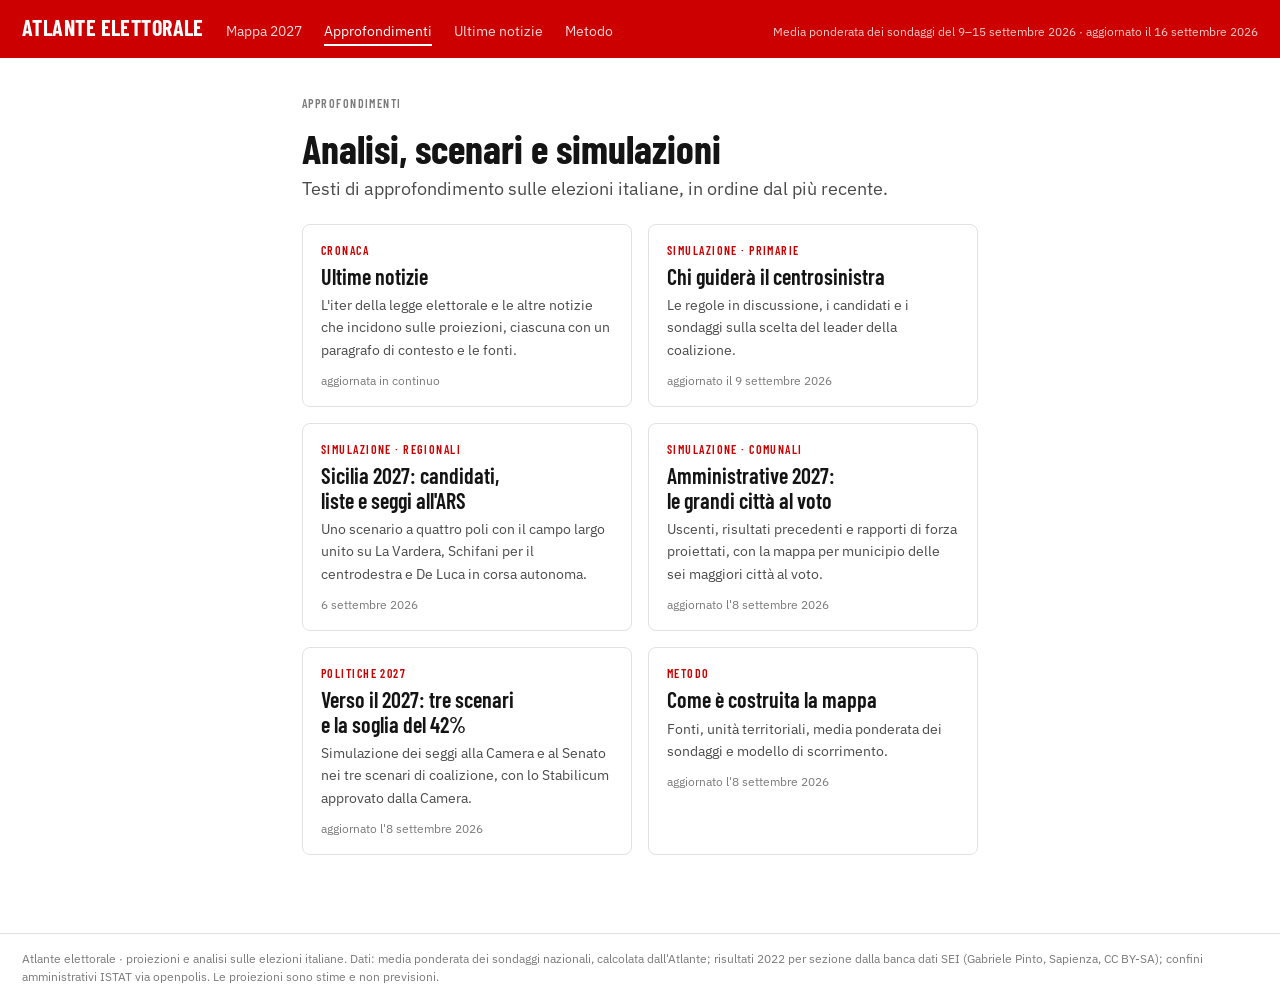
<file: approfondimenti/index.html>
<!doctype html>
<html lang="it">
<head>
<meta charset="utf-8">
<meta name="viewport" content="width=device-width,initial-scale=1">
<title>Approfondimenti · Atlante elettorale</title>
<meta name="description" content="Analisi, scenari e simulazioni sulle elezioni italiane.">
<link rel="stylesheet" href="https://fonts.googleapis.com/css2?family=Barlow+Condensed:wght@500;600;700&family=IBM+Plex+Sans:ital,wght@0,400;0,500;0,600;1,400&display=swap">
<link rel="stylesheet" href="../assets/site.css">
</head>
<body><nav class="site-nav">
  <a class="brand" href="../index.html">Atlante elettorale</a>
  <a class="item" href="../mappa/index.html">Mappa 2027</a>
  <a class="item" href="../approfondimenti/index.html" aria-current="page">Approfondimenti</a>
  <a class="item" href="../approfondimenti/ultime-notizie.html">Ultime notizie</a>
  <a class="item" href="../approfondimenti/metodo.html">Metodo</a>
  <span class="right" id="site-updated"></span>
</nav><main class="prose">
<div class="meta">Approfondimenti</div>
<h1>Analisi, scenari e simulazioni</h1>
<p class="lede">Testi di approfondimento sulle elezioni italiane, in ordine dal più recente.</p>
<div class="cards">
  <a class="card" href="ultime-notizie.html"><div class="k">Cronaca</div><h3>Ultime notizie</h3><p>L'iter della legge elettorale e le altre notizie che incidono sulle proiezioni, ciascuna con un paragrafo di contesto e le fonti.</p><div class="d">aggiornata in continuo</div></a>
  <a class="card" href="primarie-centrosinistra-2027.html"><div class="k">Simulazione · Primarie</div><h3>Chi guiderà il centrosinistra</h3><p>Le regole in discussione, i candidati e i sondaggi sulla scelta del leader della coalizione.</p><div class="d">aggiornato il 9 settembre 2026</div></a><a class="card" href="regionali-sicilia-2027.html"><div class="k">Simulazione · Regionali</div><h3>Sicilia 2027: candidati, liste e seggi all'ARS</h3><p>Uno scenario a quattro poli con il campo largo unito su La Vardera, Schifani per il centrodestra e De Luca in corsa autonoma.</p><div class="d">6 settembre 2026</div></a>
  <a class="card" href="amministrative-2027.html"><div class="k">Simulazione · Comunali</div><h3>Amministrative 2027: le grandi città al voto</h3><p>Uscenti, risultati precedenti e rapporti di forza proiettati, con la mappa per municipio delle sei maggiori città al voto.</p><div class="d">aggiornato l'8 settembre 2026</div></a>
  <a class="card" href="scenari-2027.html"><div class="k">Politiche 2027</div><h3>Verso il 2027: tre scenari e la soglia del 42%</h3><p>Simulazione dei seggi alla Camera e al Senato nei tre scenari di coalizione, con lo Stabilicum approvato dalla Camera.</p><div class="d">aggiornato l'8 settembre 2026</div></a>
  <a class="card" href="metodo.html"><div class="k">Metodo</div><h3>Come è costruita la mappa</h3><p>Fonti, unità territoriali, media ponderata dei sondaggi e modello di scorrimento.</p><div class="d">aggiornato l'8 settembre 2026</div></a>
</div>
</main><footer class="site-footer">Atlante elettorale · proiezioni e analisi sulle elezioni italiane. Dati: media ponderata dei sondaggi nazionali, calcolata dall'Atlante; risultati 2022 per sezione dalla banca dati SEI (Gabriele Pinto, Sapienza, CC BY-SA); confini amministrativi ISTAT via openpolis. Le proiezioni sono stime e non previsioni.</footer><script>
fetch('../data/scenario.json?t='+Date.now()).then(r=>r.json()).then(s=>{const e=document.getElementById('site-updated'); if(e) e.textContent='Media ponderata dei sondaggi del '+s.media.label+' · aggiornato '+(/^(8|11|[aeiou])/i.test(s.updatedLabel)?"l'":'il ')+s.updatedLabel; document.querySelectorAll('[data-scenario]').forEach(x=>x.textContent=s.media.label);}).catch(()=>{});
(function(){
  const cds=[...document.querySelectorAll('.cd[data-date]')]; if(!cds.length) return;
  const pad=n=>String(n).padStart(2,'0');
  function tick(){ const now=Date.now(); cds.forEach(el=>{ let d=(new Date(el.dataset.date)-now)/1000; if(d<0) d=0;
    const v=[Math.floor(d/86400), pad(Math.floor(d%86400/3600)), pad(Math.floor(d%3600/60)), pad(Math.floor(d%60))];
    el.querySelectorAll('b').forEach((b,i)=>b.textContent=v[i]); }); }
  tick(); setInterval(tick,1000);
})();
</script>
</body>
</html>
</file>
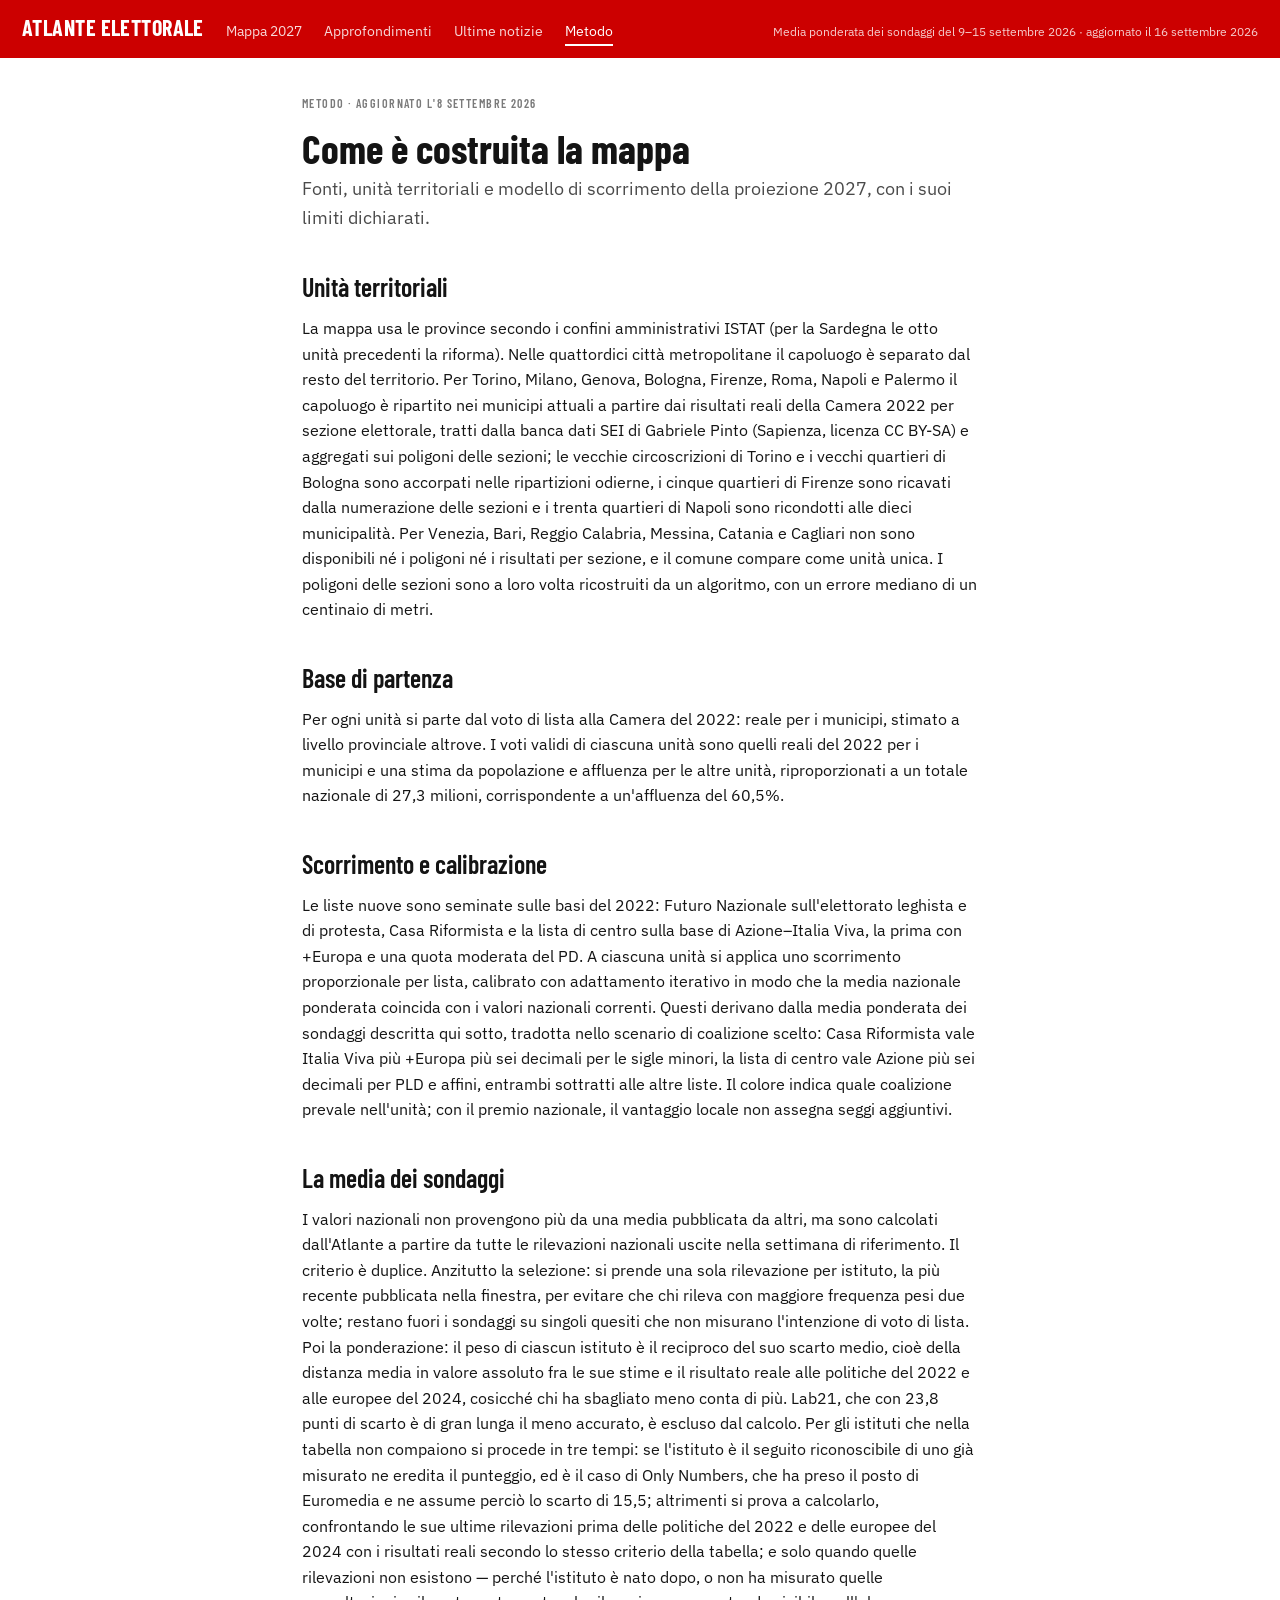
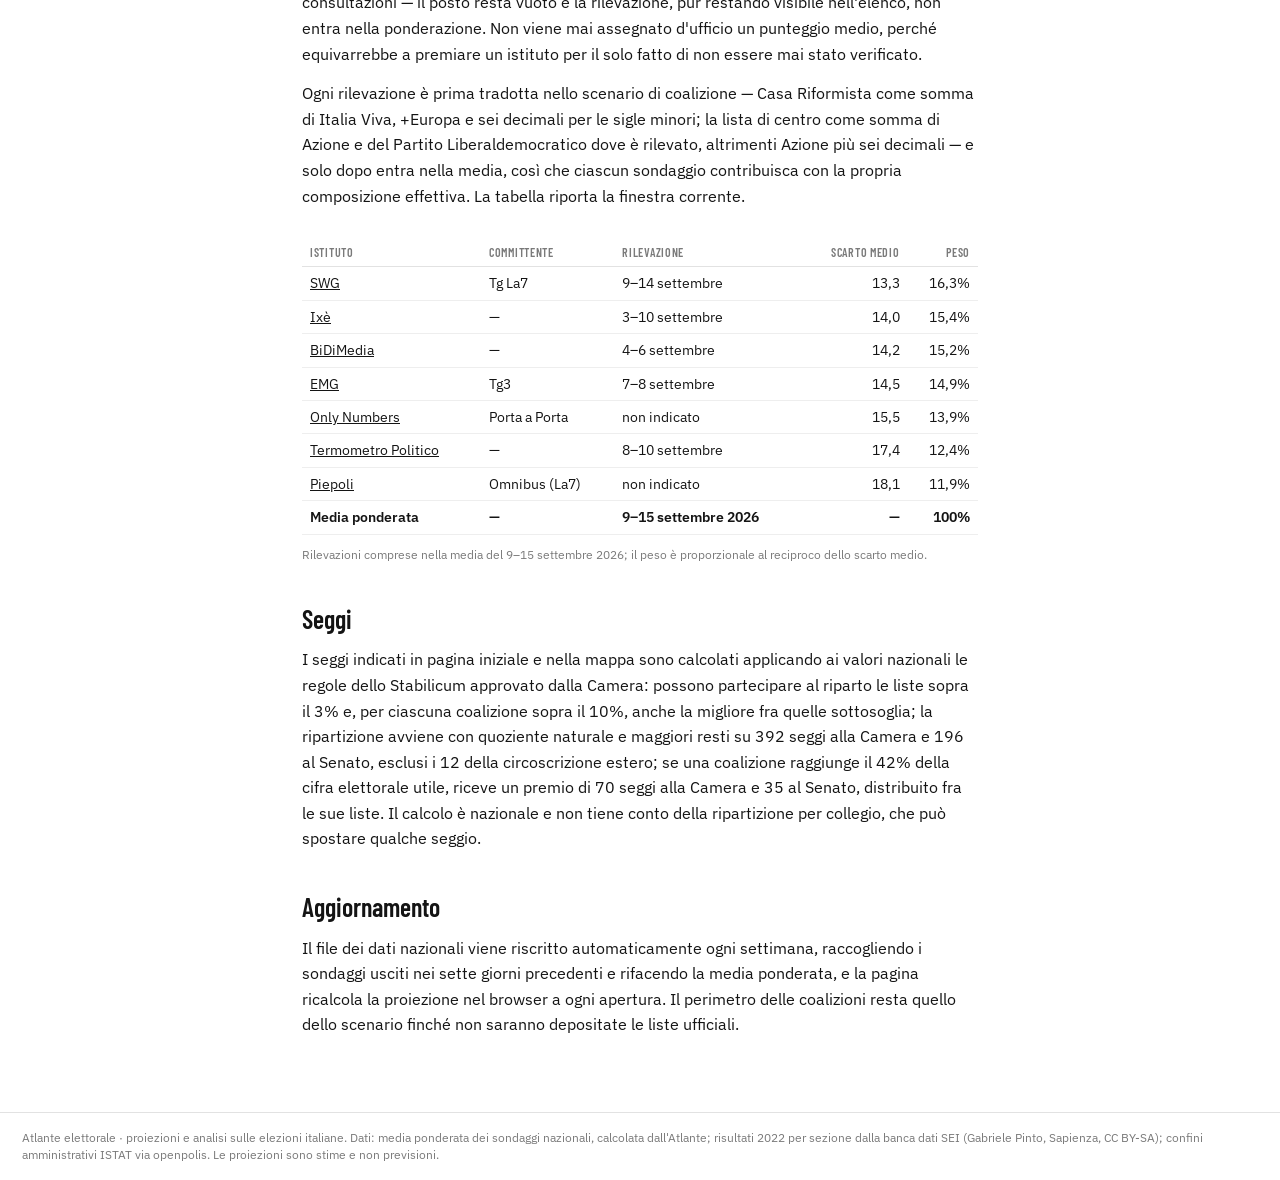
<file: approfondimenti/metodo.html>
<!doctype html>
<html lang="it">
<head>
<meta charset="utf-8">
<meta name="viewport" content="width=device-width,initial-scale=1">
<title>Come è costruita la mappa · Atlante elettorale</title>
<meta name="description" content="Fonti, unità territoriali e modello della proiezione 2027.">
<link rel="stylesheet" href="https://fonts.googleapis.com/css2?family=Barlow+Condensed:wght@500;600;700&family=IBM+Plex+Sans:ital,wght@0,400;0,500;0,600;1,400&display=swap">
<link rel="stylesheet" href="../assets/site.css">
</head>
<body><nav class="site-nav">
  <a class="brand" href="../index.html">Atlante elettorale</a>
  <a class="item" href="../mappa/index.html">Mappa 2027</a>
  <a class="item" href="../approfondimenti/index.html">Approfondimenti</a>
  <a class="item" href="../approfondimenti/ultime-notizie.html">Ultime notizie</a>
  <a class="item" href="../approfondimenti/metodo.html" aria-current="page">Metodo</a>
  <span class="right" id="site-updated"></span>
</nav><main class="prose">
<div class="meta">Metodo · aggiornato l'8 settembre 2026</div>
<h1>Come è costruita la mappa</h1>
<p class="lede">Fonti, unità territoriali e modello di scorrimento della proiezione 2027, con i suoi limiti dichiarati.</p>
<h2>Unità territoriali</h2>
<p>La mappa usa le province secondo i confini amministrativi ISTAT (per la Sardegna le otto unità precedenti la riforma). Nelle quattordici città metropolitane il capoluogo è separato dal resto del territorio. Per Torino, Milano, Genova, Bologna, Firenze, Roma, Napoli e Palermo il capoluogo è ripartito nei municipi attuali a partire dai risultati reali della Camera 2022 per sezione elettorale, tratti dalla banca dati SEI di Gabriele Pinto (Sapienza, licenza CC BY-SA) e aggregati sui poligoni delle sezioni; le vecchie circoscrizioni di Torino e i vecchi quartieri di Bologna sono accorpati nelle ripartizioni odierne, i cinque quartieri di Firenze sono ricavati dalla numerazione delle sezioni e i trenta quartieri di Napoli sono ricondotti alle dieci municipalità. Per Venezia, Bari, Reggio Calabria, Messina, Catania e Cagliari non sono disponibili né i poligoni né i risultati per sezione, e il comune compare come unità unica. I poligoni delle sezioni sono a loro volta ricostruiti da un algoritmo, con un errore mediano di un centinaio di metri.</p>
<h2>Base di partenza</h2>
<p>Per ogni unità si parte dal voto di lista alla Camera del 2022: reale per i municipi, stimato a livello provinciale altrove. I voti validi di ciascuna unità sono quelli reali del 2022 per i municipi e una stima da popolazione e affluenza per le altre unità, riproporzionati a un totale nazionale di 27,3 milioni, corrispondente a un'affluenza del 60,5%.</p>
<h2>Scorrimento e calibrazione</h2>
<p>Le liste nuove sono seminate sulle basi del 2022: Futuro Nazionale sull'elettorato leghista e di protesta, Casa Riformista e la lista di centro sulla base di Azione–Italia Viva, la prima con +Europa e una quota moderata del PD. A ciascuna unità si applica uno scorrimento proporzionale per lista, calibrato con adattamento iterativo in modo che la media nazionale ponderata coincida con i valori nazionali correnti. Questi derivano dalla media ponderata dei sondaggi descritta qui sotto, tradotta nello scenario di coalizione scelto: Casa Riformista vale Italia Viva più +Europa più sei decimali per le sigle minori, la lista di centro vale Azione più sei decimali per PLD e affini, entrambi sottratti alle altre liste. Il colore indica quale coalizione prevale nell'unità; con il premio nazionale, il vantaggio locale non assegna seggi aggiuntivi.</p>
<h2>La media dei sondaggi</h2>
<p>I valori nazionali non provengono più da una media pubblicata da altri, ma sono calcolati dall'Atlante a partire da tutte le rilevazioni nazionali uscite nella settimana di riferimento. Il criterio è duplice. Anzitutto la selezione: si prende una sola rilevazione per istituto, la più recente pubblicata nella finestra, per evitare che chi rileva con maggiore frequenza pesi due volte; restano fuori i sondaggi su singoli quesiti che non misurano l'intenzione di voto di lista. Poi la ponderazione: il peso di ciascun istituto è il reciproco del suo scarto medio, cioè della distanza media in valore assoluto fra le sue stime e il risultato reale alle politiche del 2022 e alle europee del 2024, cosicché chi ha sbagliato meno conta di più. Lab21, che con 23,8 punti di scarto è di gran lunga il meno accurato, è escluso dal calcolo. Per gli istituti che nella tabella non compaiono si procede in tre tempi: se l'istituto è il seguito riconoscibile di uno già misurato ne eredita il punteggio, ed è il caso di Only Numbers, che ha preso il posto di Euromedia e ne assume perciò lo scarto di 15,5; altrimenti si prova a calcolarlo, confrontando le sue ultime rilevazioni prima delle politiche del 2022 e delle europee del 2024 con i risultati reali secondo lo stesso criterio della tabella; e solo quando quelle rilevazioni non esistono — perché l'istituto è nato dopo, o non ha misurato quelle consultazioni — il posto resta vuoto e la rilevazione, pur restando visibile nell'elenco, non entra nella ponderazione. Non viene mai assegnato d'ufficio un punteggio medio, perché equivarrebbe a premiare un istituto per il solo fatto di non essere mai stato verificato.</p>
<p>Ogni rilevazione è prima tradotta nello scenario di coalizione — Casa Riformista come somma di Italia Viva, +Europa e sei decimali per le sigle minori; la lista di centro come somma di Azione e del Partito Liberaldemocratico dove è rilevato, altrimenti Azione più sei decimali — e solo dopo entra nella media, così che ciascun sondaggio contribuisca con la propria composizione effettiva. La tabella riporta la finestra corrente.</p>
<div class="tablewrap"><table id="polltab"><thead><tr><th>Istituto</th><th>Committente</th><th>Rilevazione</th><th class="n">Scarto medio</th><th class="n">Peso</th></tr></thead><tbody></tbody></table></div>
<p class="cap" id="pollcap" style="font-size:12px;color:var(--muted);margin:-10px 0 22px"></p>
<h2>Seggi</h2>
<p>I seggi indicati in pagina iniziale e nella mappa sono calcolati applicando ai valori nazionali le regole dello Stabilicum approvato dalla Camera: possono partecipare al riparto le liste sopra il 3% e, per ciascuna coalizione sopra il 10%, anche la migliore fra quelle sottosoglia; la ripartizione avviene con quoziente naturale e maggiori resti su 392 seggi alla Camera e 196 al Senato, esclusi i 12 della circoscrizione estero; se una coalizione raggiunge il 42% della cifra elettorale utile, riceve un premio di 70 seggi alla Camera e 35 al Senato, distribuito fra le sue liste. Il calcolo è nazionale e non tiene conto della ripartizione per collegio, che può spostare qualche seggio.</p>
<h2>Aggiornamento</h2>
<p>Il file dei dati nazionali viene riscritto automaticamente ogni settimana, raccogliendo i sondaggi usciti nei sette giorni precedenti e rifacendo la media ponderata, e la pagina ricalcola la proiezione nel browser a ogni apertura. Il perimetro delle coalizioni resta quello dello scenario finché non saranno depositate le liste ufficiali.</p>
</main><footer class="site-footer">Atlante elettorale · proiezioni e analisi sulle elezioni italiane. Dati: media ponderata dei sondaggi nazionali, calcolata dall'Atlante; risultati 2022 per sezione dalla banca dati SEI (Gabriele Pinto, Sapienza, CC BY-SA); confini amministrativi ISTAT via openpolis. Le proiezioni sono stime e non previsioni.</footer><script>
fetch('../data/scenario.json?t='+Date.now()).then(r=>r.json()).then(s=>{const e=document.getElementById('site-updated'); if(e) e.textContent='Media ponderata dei sondaggi del '+s.media.label+' · aggiornato '+(/^(8|11|[aeiou])/i.test(s.updatedLabel)?"l'":'il ')+s.updatedLabel; document.querySelectorAll('[data-scenario]').forEach(x=>x.textContent=s.media.label);
  const tb=document.querySelector('#polltab tbody'); if(tb&&s.media.polls){ const f=v=>v.toFixed(1).replace('.',',');
    tb.innerHTML=s.media.polls.map(p=>`<tr><td>${p.url?`<a href="${p.url}" rel="noopener" target="_blank">${p.ist}</a>`:p.ist}</td><td>${p.comm||'—'}</td><td>${p.field}</td><td class="n">${f(p.scarto)}</td><td class="n">${f(p.peso)}%</td></tr>`).join('')
      +`<tr class="tot"><td>Media ponderata</td><td>—</td><td>${s.media.label}</td><td class="n">—</td><td class="n">100%</td></tr>`;
    const c=document.getElementById('pollcap'); if(c) c.textContent='Rilevazioni comprese nella media del '+s.media.label+'; il peso è proporzionale al reciproco dello scarto medio.'; }
}).catch(()=>{});
</script>
</body>
</html>
</file>
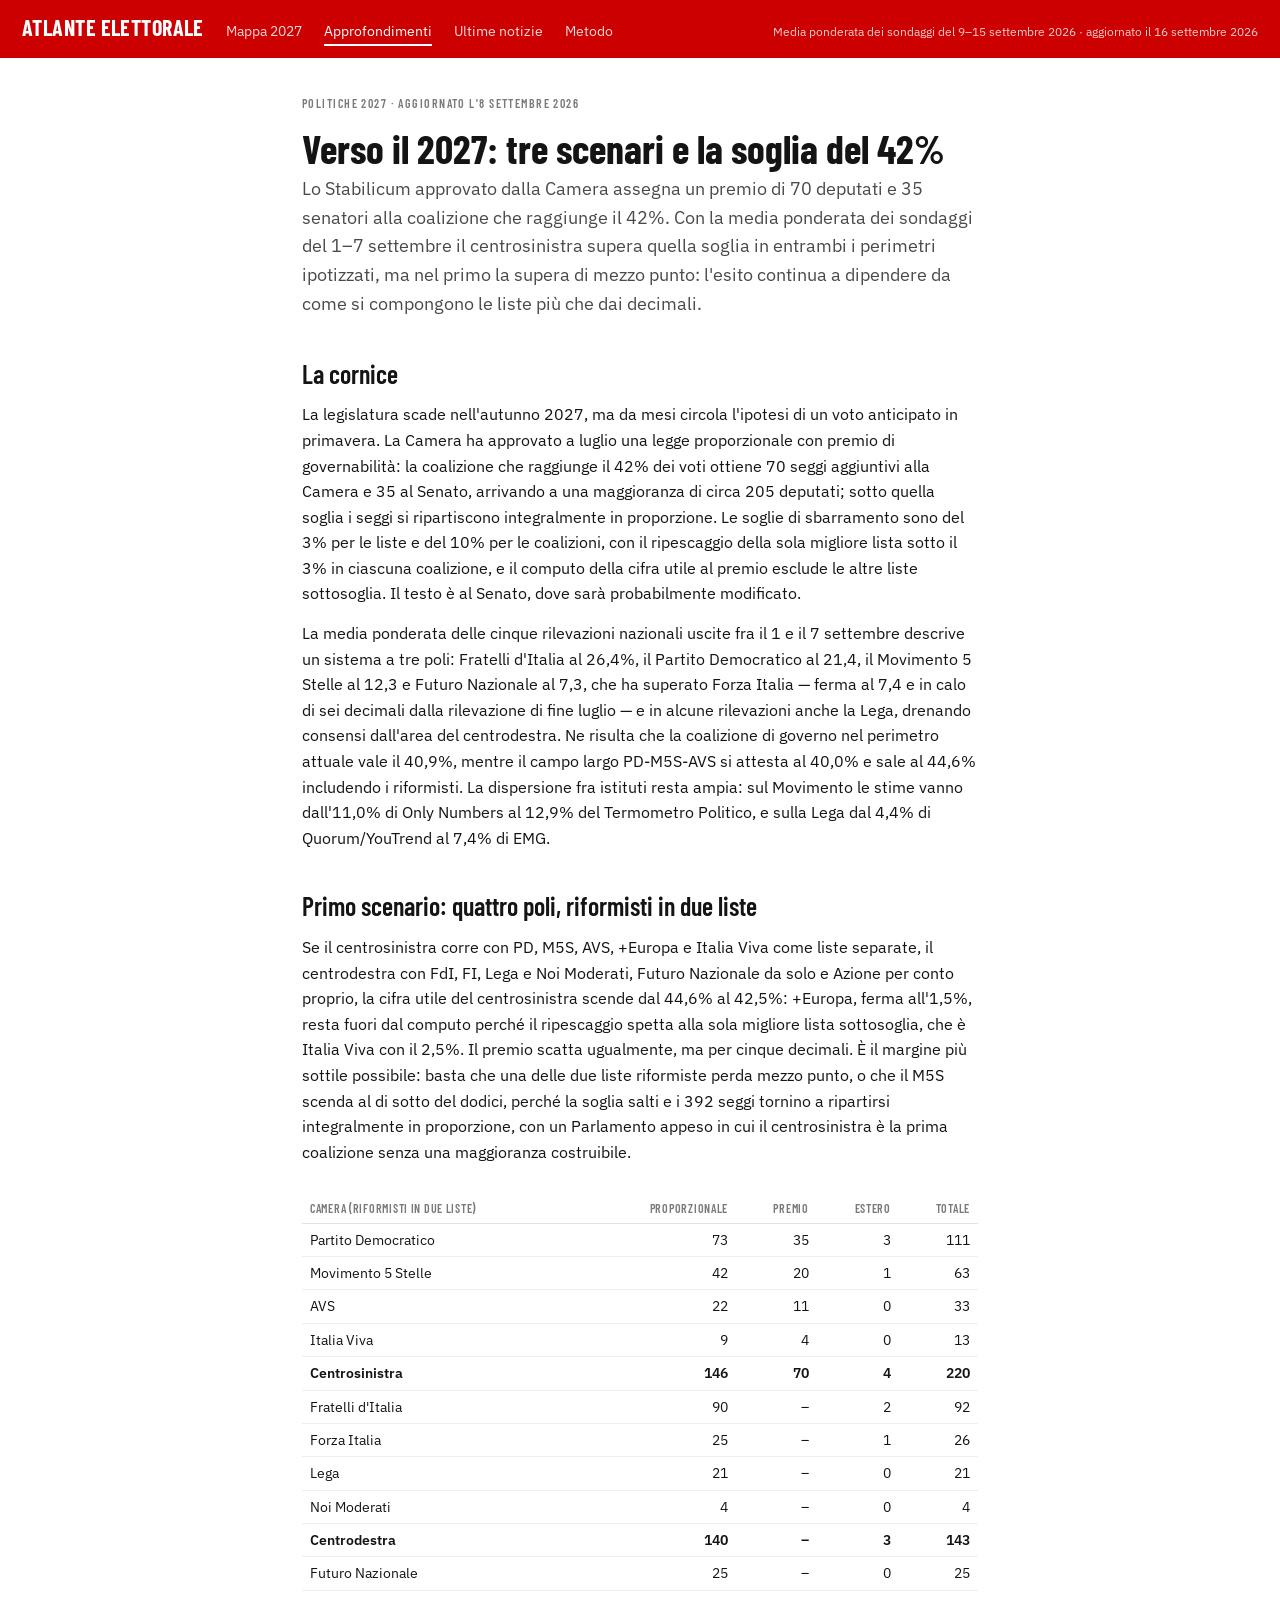
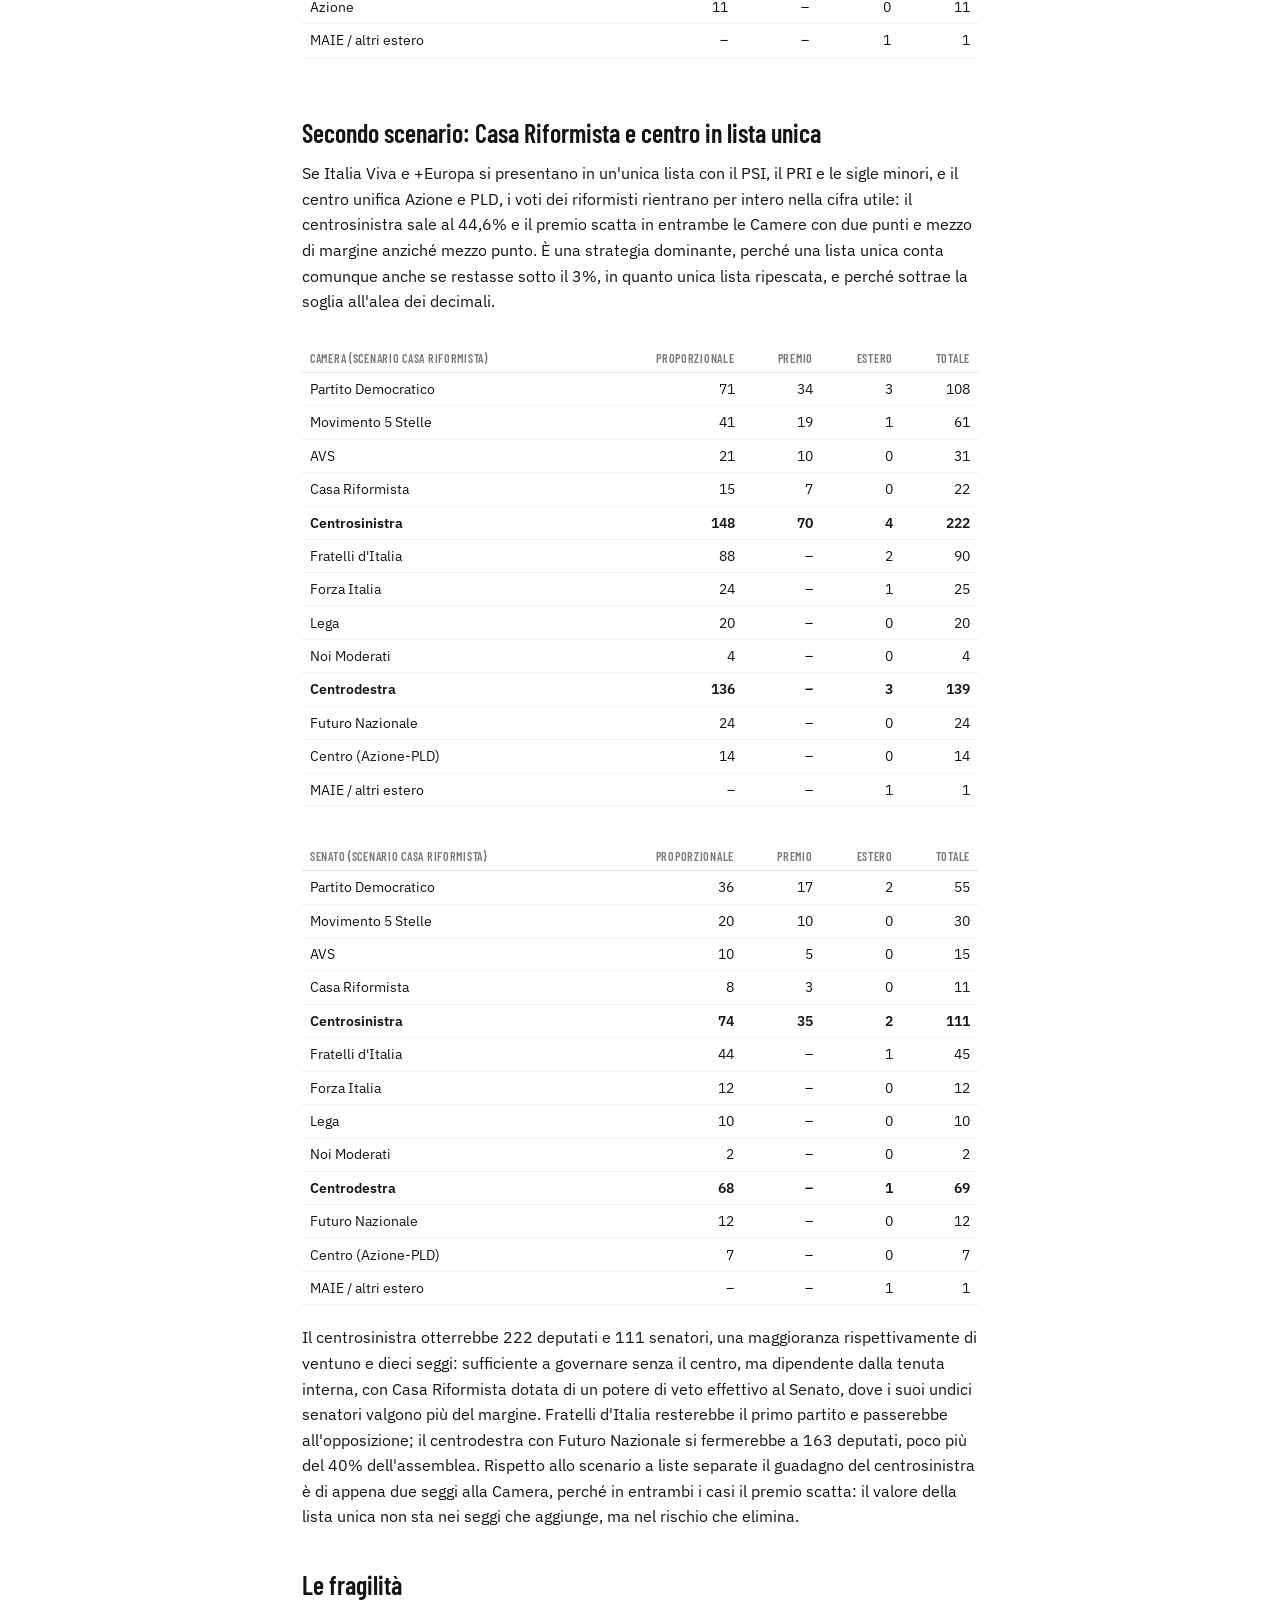
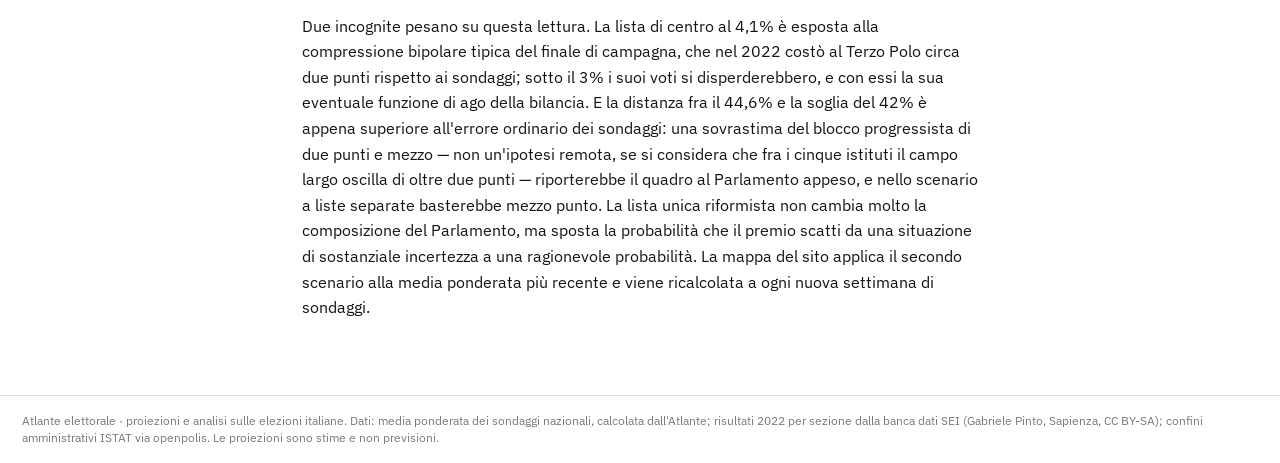
<file: approfondimenti/scenari-2027.html>
<!doctype html>
<html lang="it">
<head>
<meta charset="utf-8">
<meta name="viewport" content="width=device-width,initial-scale=1">
<title>Verso il 2027: tre scenari e la soglia del 42% · Atlante elettorale</title>
<meta name="description" content="Simulazione dei seggi alla Camera e al Senato nei tre scenari di coalizione con lo Stabilicum.">
<link rel="stylesheet" href="https://fonts.googleapis.com/css2?family=Barlow+Condensed:wght@500;600;700&family=IBM+Plex+Sans:ital,wght@0,400;0,500;0,600;1,400&display=swap">
<link rel="stylesheet" href="../assets/site.css">
</head>
<body><nav class="site-nav">
  <a class="brand" href="../index.html">Atlante elettorale</a>
  <a class="item" href="../mappa/index.html">Mappa 2027</a>
  <a class="item" href="../approfondimenti/index.html" aria-current="page">Approfondimenti</a>
  <a class="item" href="../approfondimenti/ultime-notizie.html">Ultime notizie</a>
  <a class="item" href="../approfondimenti/metodo.html">Metodo</a>
  <span class="right" id="site-updated"></span>
</nav><main class="prose">
<div class="meta">Politiche 2027 · aggiornato l'8 settembre 2026</div>
<h1>Verso il 2027: tre scenari e la soglia del 42%</h1>
<p class="lede">Lo Stabilicum approvato dalla Camera assegna un premio di 70 deputati e 35 senatori alla coalizione che raggiunge il 42%. Con la media ponderata dei sondaggi del 1–7 settembre il centrosinistra supera quella soglia in entrambi i perimetri ipotizzati, ma nel primo la supera di mezzo punto: l'esito continua a dipendere da come si compongono le liste più che dai decimali.</p>
<h2>La cornice</h2>
<p>La legislatura scade nell'autunno 2027, ma da mesi circola l'ipotesi di un voto anticipato in primavera. La Camera ha approvato a luglio una legge proporzionale con premio di governabilità: la coalizione che raggiunge il 42% dei voti ottiene 70 seggi aggiuntivi alla Camera e 35 al Senato, arrivando a una maggioranza di circa 205 deputati; sotto quella soglia i seggi si ripartiscono integralmente in proporzione. Le soglie di sbarramento sono del 3% per le liste e del 10% per le coalizioni, con il ripescaggio della sola migliore lista sotto il 3% in ciascuna coalizione, e il computo della cifra utile al premio esclude le altre liste sottosoglia. Il testo è al Senato, dove sarà probabilmente modificato.</p>
<p>La media ponderata delle cinque rilevazioni nazionali uscite fra il 1 e il 7 settembre descrive un sistema a tre poli: Fratelli d'Italia al 26,4%, il Partito Democratico al 21,4, il Movimento 5 Stelle al 12,3 e Futuro Nazionale al 7,3, che ha superato Forza Italia — ferma al 7,4 e in calo di sei decimali dalla rilevazione di fine luglio — e in alcune rilevazioni anche la Lega, drenando consensi dall'area del centrodestra. Ne risulta che la coalizione di governo nel perimetro attuale vale il 40,9%, mentre il campo largo PD-M5S-AVS si attesta al 40,0% e sale al 44,6% includendo i riformisti. La dispersione fra istituti resta ampia: sul Movimento le stime vanno dall'11,0% di Only Numbers al 12,9% del Termometro Politico, e sulla Lega dal 4,4% di Quorum/YouTrend al 7,4% di EMG.</p>
<h2>Primo scenario: quattro poli, riformisti in due liste</h2>
<p>Se il centrosinistra corre con PD, M5S, AVS, +Europa e Italia Viva come liste separate, il centrodestra con FdI, FI, Lega e Noi Moderati, Futuro Nazionale da solo e Azione per conto proprio, la cifra utile del centrosinistra scende dal 44,6% al 42,5%: +Europa, ferma all'1,5%, resta fuori dal computo perché il ripescaggio spetta alla sola migliore lista sottosoglia, che è Italia Viva con il 2,5%. Il premio scatta ugualmente, ma per cinque decimali. È il margine più sottile possibile: basta che una delle due liste riformiste perda mezzo punto, o che il M5S scenda al di sotto del dodici, perché la soglia salti e i 392 seggi tornino a ripartirsi integralmente in proporzione, con un Parlamento appeso in cui il centrosinistra è la prima coalizione senza una maggioranza costruibile.</p>
<div class="tablewrap"><table><thead><tr><th>Camera (riformisti in due liste)</th><th class="n">Proporzionale</th><th class="n">Premio</th><th class="n">Estero</th><th class="n">Totale</th></tr></thead><tbody><tr><td>Partito Democratico</td><td class="n">73</td><td class="n">35</td><td class="n">3</td><td class="n">111</td></tr><tr><td>Movimento 5 Stelle</td><td class="n">42</td><td class="n">20</td><td class="n">1</td><td class="n">63</td></tr><tr><td>AVS</td><td class="n">22</td><td class="n">11</td><td class="n">0</td><td class="n">33</td></tr><tr><td>Italia Viva</td><td class="n">9</td><td class="n">4</td><td class="n">0</td><td class="n">13</td></tr><tr class="tot"><td>Centrosinistra</td><td class="n">146</td><td class="n">70</td><td class="n">4</td><td class="n">220</td></tr><tr><td>Fratelli d'Italia</td><td class="n">90</td><td class="n">–</td><td class="n">2</td><td class="n">92</td></tr><tr><td>Forza Italia</td><td class="n">25</td><td class="n">–</td><td class="n">1</td><td class="n">26</td></tr><tr><td>Lega</td><td class="n">21</td><td class="n">–</td><td class="n">0</td><td class="n">21</td></tr><tr><td>Noi Moderati</td><td class="n">4</td><td class="n">–</td><td class="n">0</td><td class="n">4</td></tr><tr class="tot"><td>Centrodestra</td><td class="n">140</td><td class="n">–</td><td class="n">3</td><td class="n">143</td></tr><tr><td>Futuro Nazionale</td><td class="n">25</td><td class="n">–</td><td class="n">0</td><td class="n">25</td></tr><tr><td>Azione</td><td class="n">11</td><td class="n">–</td><td class="n">0</td><td class="n">11</td></tr><tr><td>MAIE / altri estero</td><td class="n">–</td><td class="n">–</td><td class="n">1</td><td class="n">1</td></tr></tbody></table></div>
<h2>Secondo scenario: Casa Riformista e centro in lista unica</h2>
<p>Se Italia Viva e +Europa si presentano in un'unica lista con il PSI, il PRI e le sigle minori, e il centro unifica Azione e PLD, i voti dei riformisti rientrano per intero nella cifra utile: il centrosinistra sale al 44,6% e il premio scatta in entrambe le Camere con due punti e mezzo di margine anziché mezzo punto. È una strategia dominante, perché una lista unica conta comunque anche se restasse sotto il 3%, in quanto unica lista ripescata, e perché sottrae la soglia all'alea dei decimali.</p>
<div class="tablewrap"><table><thead><tr><th>Camera (scenario Casa Riformista)</th><th class="n">Proporzionale</th><th class="n">Premio</th><th class="n">Estero</th><th class="n">Totale</th></tr></thead><tbody><tr><td>Partito Democratico</td><td class="n">71</td><td class="n">34</td><td class="n">3</td><td class="n">108</td></tr><tr><td>Movimento 5 Stelle</td><td class="n">41</td><td class="n">19</td><td class="n">1</td><td class="n">61</td></tr><tr><td>AVS</td><td class="n">21</td><td class="n">10</td><td class="n">0</td><td class="n">31</td></tr><tr><td>Casa Riformista</td><td class="n">15</td><td class="n">7</td><td class="n">0</td><td class="n">22</td></tr><tr class="tot"><td>Centrosinistra</td><td class="n">148</td><td class="n">70</td><td class="n">4</td><td class="n">222</td></tr><tr><td>Fratelli d'Italia</td><td class="n">88</td><td class="n">–</td><td class="n">2</td><td class="n">90</td></tr><tr><td>Forza Italia</td><td class="n">24</td><td class="n">–</td><td class="n">1</td><td class="n">25</td></tr><tr><td>Lega</td><td class="n">20</td><td class="n">–</td><td class="n">0</td><td class="n">20</td></tr><tr><td>Noi Moderati</td><td class="n">4</td><td class="n">–</td><td class="n">0</td><td class="n">4</td></tr><tr class="tot"><td>Centrodestra</td><td class="n">136</td><td class="n">–</td><td class="n">3</td><td class="n">139</td></tr><tr><td>Futuro Nazionale</td><td class="n">24</td><td class="n">–</td><td class="n">0</td><td class="n">24</td></tr><tr><td>Centro (Azione-PLD)</td><td class="n">14</td><td class="n">–</td><td class="n">0</td><td class="n">14</td></tr><tr><td>MAIE / altri estero</td><td class="n">–</td><td class="n">–</td><td class="n">1</td><td class="n">1</td></tr></tbody></table></div>
<div class="tablewrap"><table><thead><tr><th>Senato (scenario Casa Riformista)</th><th class="n">Proporzionale</th><th class="n">Premio</th><th class="n">Estero</th><th class="n">Totale</th></tr></thead><tbody><tr><td>Partito Democratico</td><td class="n">36</td><td class="n">17</td><td class="n">2</td><td class="n">55</td></tr><tr><td>Movimento 5 Stelle</td><td class="n">20</td><td class="n">10</td><td class="n">0</td><td class="n">30</td></tr><tr><td>AVS</td><td class="n">10</td><td class="n">5</td><td class="n">0</td><td class="n">15</td></tr><tr><td>Casa Riformista</td><td class="n">8</td><td class="n">3</td><td class="n">0</td><td class="n">11</td></tr><tr class="tot"><td>Centrosinistra</td><td class="n">74</td><td class="n">35</td><td class="n">2</td><td class="n">111</td></tr><tr><td>Fratelli d'Italia</td><td class="n">44</td><td class="n">–</td><td class="n">1</td><td class="n">45</td></tr><tr><td>Forza Italia</td><td class="n">12</td><td class="n">–</td><td class="n">0</td><td class="n">12</td></tr><tr><td>Lega</td><td class="n">10</td><td class="n">–</td><td class="n">0</td><td class="n">10</td></tr><tr><td>Noi Moderati</td><td class="n">2</td><td class="n">–</td><td class="n">0</td><td class="n">2</td></tr><tr class="tot"><td>Centrodestra</td><td class="n">68</td><td class="n">–</td><td class="n">1</td><td class="n">69</td></tr><tr><td>Futuro Nazionale</td><td class="n">12</td><td class="n">–</td><td class="n">0</td><td class="n">12</td></tr><tr><td>Centro (Azione-PLD)</td><td class="n">7</td><td class="n">–</td><td class="n">0</td><td class="n">7</td></tr><tr><td>MAIE / altri estero</td><td class="n">–</td><td class="n">–</td><td class="n">1</td><td class="n">1</td></tr></tbody></table></div>
<p>Il centrosinistra otterrebbe 222 deputati e 111 senatori, una maggioranza rispettivamente di ventuno e dieci seggi: sufficiente a governare senza il centro, ma dipendente dalla tenuta interna, con Casa Riformista dotata di un potere di veto effettivo al Senato, dove i suoi undici senatori valgono più del margine. Fratelli d'Italia resterebbe il primo partito e passerebbe all'opposizione; il centrodestra con Futuro Nazionale si fermerebbe a 163 deputati, poco più del 40% dell'assemblea. Rispetto allo scenario a liste separate il guadagno del centrosinistra è di appena due seggi alla Camera, perché in entrambi i casi il premio scatta: il valore della lista unica non sta nei seggi che aggiunge, ma nel rischio che elimina.</p>
<h2>Le fragilità</h2>
<p>Due incognite pesano su questa lettura. La lista di centro al 4,1% è esposta alla compressione bipolare tipica del finale di campagna, che nel 2022 costò al Terzo Polo circa due punti rispetto ai sondaggi; sotto il 3% i suoi voti si disperderebbero, e con essi la sua eventuale funzione di ago della bilancia. E la distanza fra il 44,6% e la soglia del 42% è appena superiore all'errore ordinario dei sondaggi: una sovrastima del blocco progressista di due punti e mezzo — non un'ipotesi remota, se si considera che fra i cinque istituti il campo largo oscilla di oltre due punti — riporterebbe il quadro al Parlamento appeso, e nello scenario a liste separate basterebbe mezzo punto. La lista unica riformista non cambia molto la composizione del Parlamento, ma sposta la probabilità che il premio scatti da una situazione di sostanziale incertezza a una ragionevole probabilità. La mappa del sito applica il secondo scenario alla media ponderata più recente e viene ricalcolata a ogni nuova settimana di sondaggi.</p>
</main><footer class="site-footer">Atlante elettorale · proiezioni e analisi sulle elezioni italiane. Dati: media ponderata dei sondaggi nazionali, calcolata dall'Atlante; risultati 2022 per sezione dalla banca dati SEI (Gabriele Pinto, Sapienza, CC BY-SA); confini amministrativi ISTAT via openpolis. Le proiezioni sono stime e non previsioni.</footer><script>
fetch('../data/scenario.json?t='+Date.now()).then(r=>r.json()).then(s=>{const e=document.getElementById('site-updated'); if(e) e.textContent='Media ponderata dei sondaggi del '+s.media.label+' · aggiornato '+(/^(8|11|[aeiou])/i.test(s.updatedLabel)?"l'":'il ')+s.updatedLabel; document.querySelectorAll('[data-scenario]').forEach(x=>x.textContent=s.media.label);}).catch(()=>{});
</script>
</body>
</html>
</file>
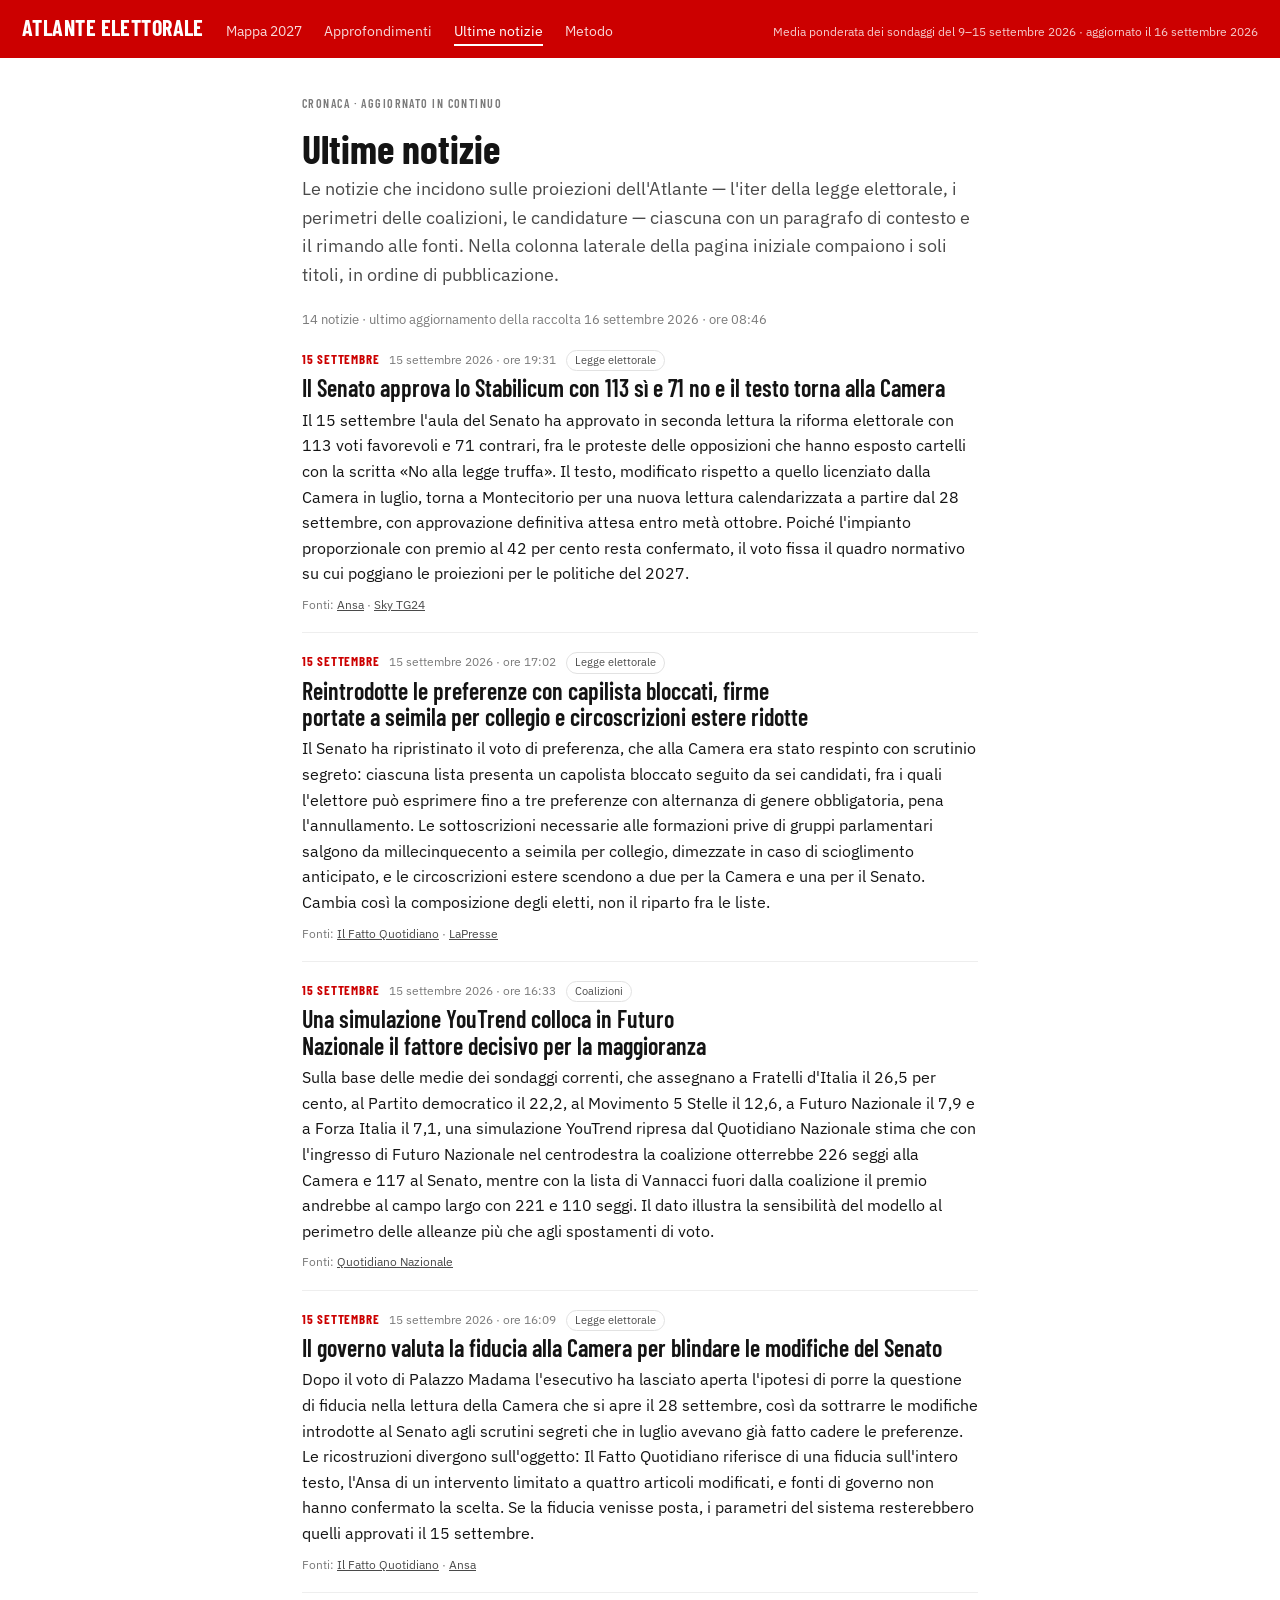
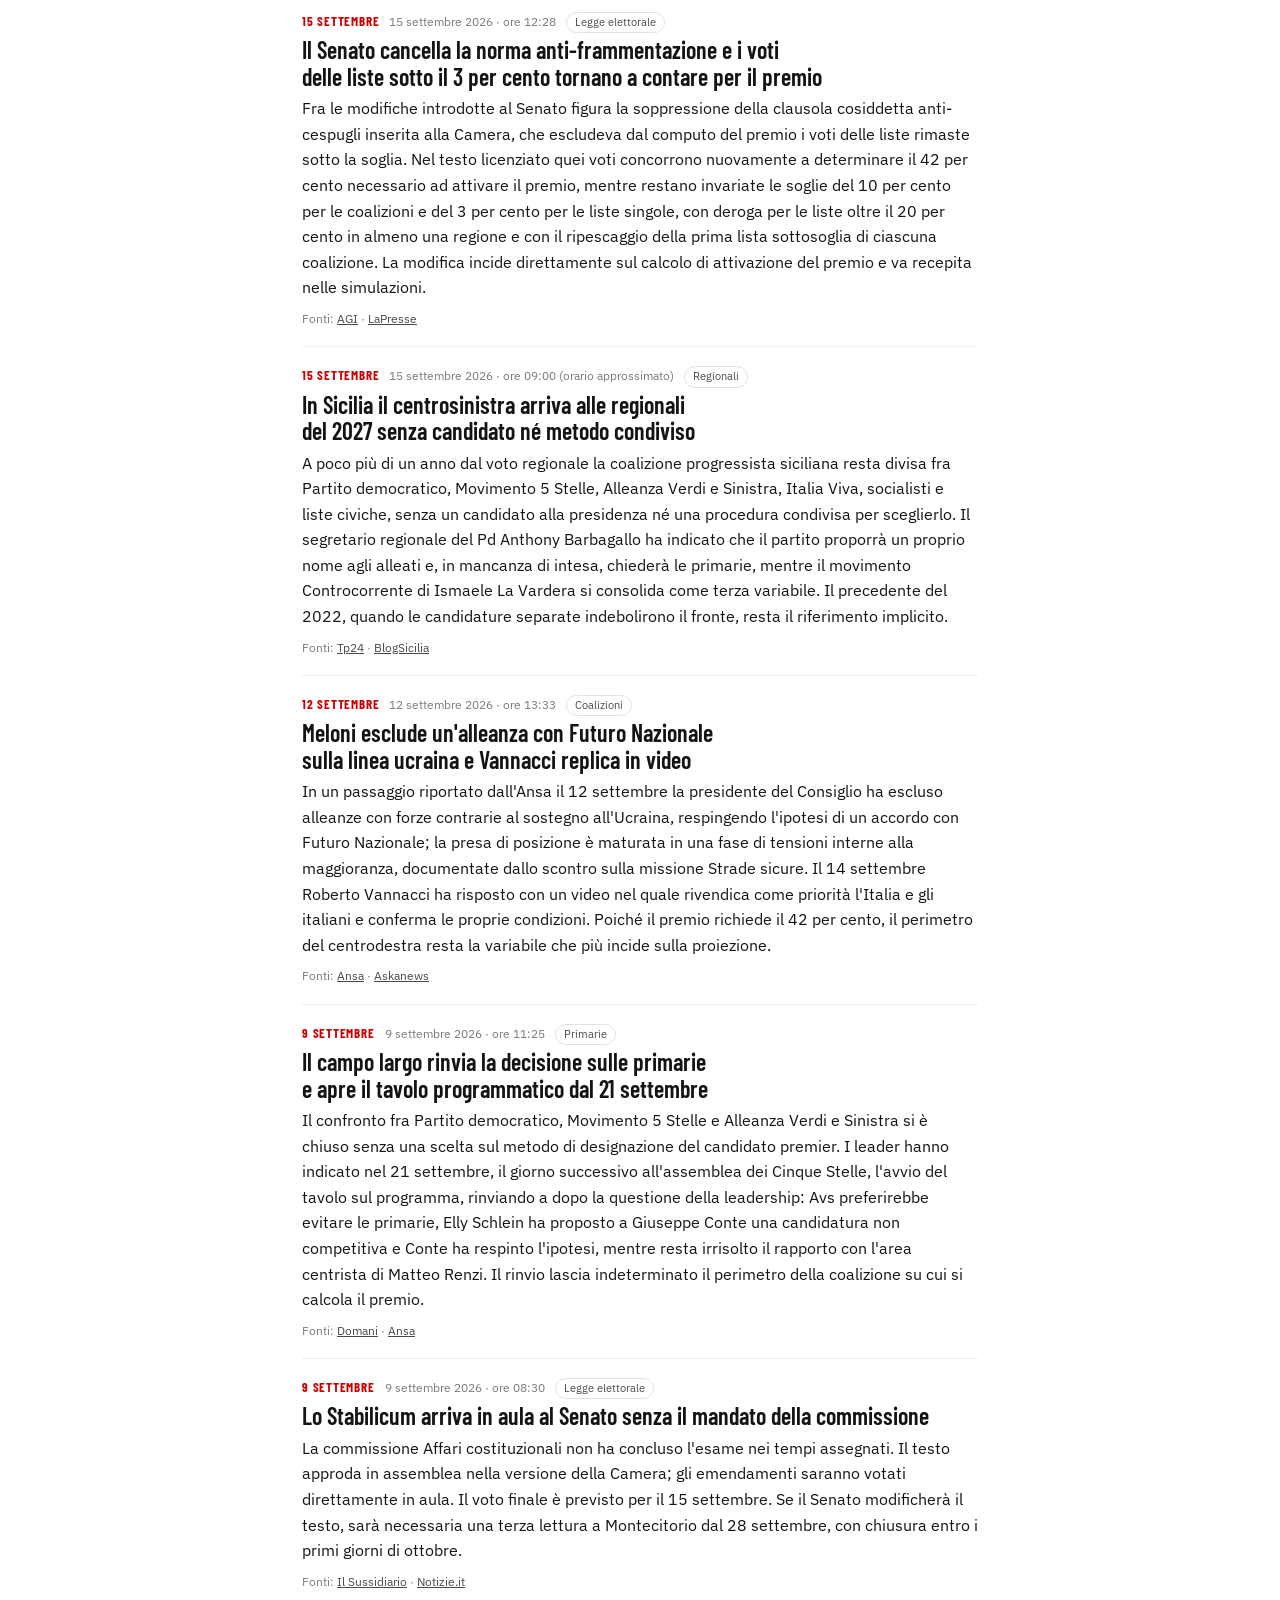
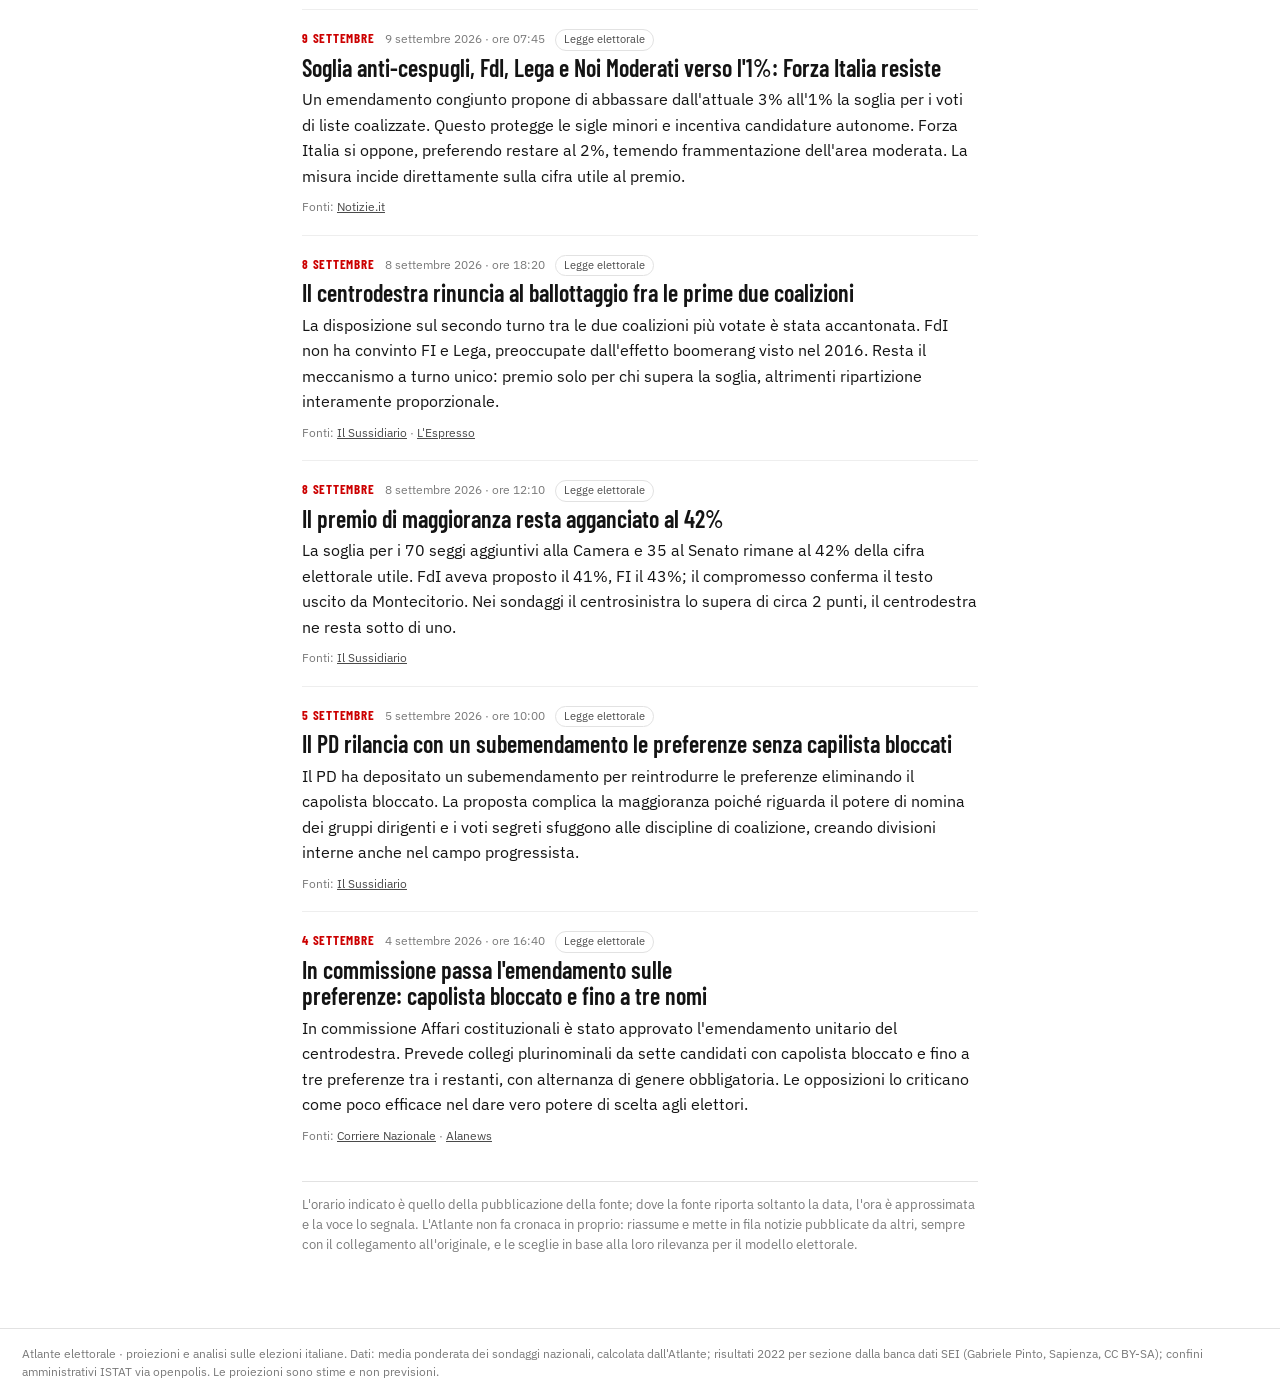
<file: approfondimenti/ultime-notizie.html>
<!doctype html>
<html lang="it">
<head>
<meta charset="utf-8">
<meta name="viewport" content="width=device-width,initial-scale=1">
<title>Ultime notizie · Atlante elettorale</title>
<meta name="description" content="Le ultime notizie sull'iter della legge elettorale e sul quadro politico, ciascuna con un breve approfondimento e le fonti.">
<link rel="stylesheet" href="https://fonts.googleapis.com/css2?family=Barlow+Condensed:wght@500;600;700&family=IBM+Plex+Sans:ital,wght@0,400;0,500;0,600;1,400&display=swap">
<link rel="stylesheet" href="../assets/site.css">
</head>
<body><nav class="site-nav">
  <a class="brand" href="../index.html">Atlante elettorale</a>
  <a class="item" href="../mappa/index.html">Mappa 2027</a>
  <a class="item" href="../approfondimenti/index.html">Approfondimenti</a>
  <a class="item" href="../approfondimenti/ultime-notizie.html" aria-current="page">Ultime notizie</a>
  <a class="item" href="../approfondimenti/metodo.html">Metodo</a>
  <span class="right" id="site-updated"></span>
</nav><main class="prose">
<div class="meta">Cronaca · aggiornato in continuo</div>
<h1>Ultime notizie</h1>
<p class="lede">Le notizie che incidono sulle proiezioni dell'Atlante — l'iter della legge elettorale, i perimetri delle coalizioni, le candidature — ciascuna con un paragrafo di contesto e il rimando alle fonti. Nella colonna laterale della pagina iniziale compaiono i soli titoli, in ordine di pubblicazione.</p>
<p id="nf-status" style="font-size:13px;color:var(--muted)">Caricamento delle notizie…</p>
<ul class="newsfeed" id="nf-list"></ul>
<p style="font-size:12.5px;color:var(--muted);border-top:1px solid var(--line);padding-top:12px">L'orario indicato è quello della pubblicazione della fonte; dove la fonte riporta soltanto la data, l'ora è approssimata e la voce lo segnala. L'Atlante non fa cronaca in proprio: riassume e mette in fila notizie pubblicate da altri, sempre con il collegamento all'originale, e le sceglie in base alla loro rilevanza per il modello elettorale.</p>
</main><footer class="site-footer">Atlante elettorale · proiezioni e analisi sulle elezioni italiane. Dati: media ponderata dei sondaggi nazionali, calcolata dall'Atlante; risultati 2022 per sezione dalla banca dati SEI (Gabriele Pinto, Sapienza, CC BY-SA); confini amministrativi ISTAT via openpolis. Le proiezioni sono stime e non previsioni.</footer><script>
fetch('../data/scenario.json?t='+Date.now()).then(r=>r.json()).then(s=>{const e=document.getElementById('site-updated'); if(e) e.textContent='Media ponderata dei sondaggi del '+s.media.label+' · aggiornato '+(/^(8|11|[aeiou])/i.test(s.updatedLabel)?"l'":'il ')+s.updatedLabel;}).catch(()=>{});
(function(){
  const list=document.getElementById('nf-list'), st=document.getElementById('nf-status');
  const MESI=['gennaio','febbraio','marzo','aprile','maggio','giugno','luglio','agosto','settembre','ottobre','novembre','dicembre'];
  const ago=iso=>{ const d=new Date(iso), m=Math.floor((Date.now()-d)/60000);
    if(m<1) return 'ora'; if(m<60) return m+' minuti fa'; const h=Math.floor(m/60);
    if(h<24) return h===1?'un’ora fa':h+' ore fa'; const g=Math.floor(h/24);
    if(g===1) return 'ieri'; if(g<7) return g+' giorni fa'; return d.getDate()+' '+MESI[d.getMonth()]; };
  const when=(iso,approx)=>{ const d=new Date(iso); // sempre nell'ora italiana, qualunque sia il fuso di chi legge
    const p={}; new Intl.DateTimeFormat('it-IT',{timeZone:'Europe/Rome',day:'numeric',month:'long',year:'numeric',hour:'2-digit',minute:'2-digit'})
      .formatToParts(d).forEach(x=>p[x.type]=x.value);
    return `${p.day} ${p.month} ${p.year} · ore ${p.hour}:${p.minute}`+(approx?' (orario approssimato)':''); };
  fetch('../data/notizie.json?t='+Date.now()).then(r=>r.json()).then(d=>{
    const items=(d.items||[]).slice().sort((a,b)=>new Date(b.ts)-new Date(a.ts));
    if(!items.length){ st.textContent='Nessuna notizia al momento.'; return; }
    st.textContent=items.length+' notizie · ultimo aggiornamento della raccolta '+when(d.updatedAt,false);
    list.innerHTML=items.map(n=>`<li id="${n.id}">
      <div class="meta2"><span class="ago" data-ts="${n.ts}">${ago(n.ts)}</span><span class="when2">${when(n.ts,n.tsApprox)}</span>${n.tag?`<span class="tag">${n.tag}</span>`:''}</div>
      <h3>${n.title}</h3><p>${n.summary}</p>
      ${(n.sources&&n.sources.length)?`<div class="src">Fonti: ${n.sources.map(f=>`<a href="${f.url}" rel="noopener" target="_blank">${f.name}</a>`).join(' · ')}</div>`:''}
    </li>`).join('');
    const tick=()=>list.querySelectorAll('.ago').forEach(e=>e.textContent=ago(e.dataset.ts));
    setInterval(tick,30000);
  }).catch(()=>{ st.textContent='Notizie non disponibili in questo momento.'; });
})();
</script>
</body>
</html>
</file>
<file: assets/site.css>
/* Atlante elettorale — foglio di stile condiviso */

:root{
  --ground:#FFFFFF; --panel:#FFFFFF; --panel2:#F6F6F6; --line:#E2E2E2; --line2:#EEEEEE;
  --ink:#141414; --ink2:#4A4A4A; --muted:#7A7A7A;
  --brand:#CC0000; --brand2:#A80000; --onbrand:#FFFFFF;
  --csx:#D0202A; --cdx:#1F4E9C; --fn:#6E5A3B; --centro:#C99A2E; --other:#9A9A9A;
  --accent:#CC0000; --focus:#CC0000;
  --sel:#141414;
  --shadow:0 1px 2px rgba(20,25,40,.06),0 8px 24px rgba(20,25,40,.08);
}
@media (prefers-color-scheme:dark){
  :root:not([data-theme="light"]){
    --ground:#111111; --panel:#1A1A1A; --panel2:#222222; --line:#333333; --line2:#2A2A2A;
    --ink:#F2F2F2; --ink2:#C4C4C4; --muted:#8E8E8E;
    --brand:#CC0000; --brand2:#A80000; --onbrand:#FFFFFF;
    --csx:#E4505A; --cdx:#5B87D6; --fn:#B39268; --centro:#D9B04C; --other:#6F6F6F;
    --accent:#FF4D4D; --focus:#FF4D4D; --sel:#F3F3F3;
    --shadow:0 1px 2px rgba(0,0,0,.4),0 8px 24px rgba(0,0,0,.35);
  }
}
:root[data-theme="dark"]{
  --ground:#111111; --panel:#1A1A1A; --panel2:#222222; --line:#333333; --line2:#2A2A2A;
  --ink:#F2F2F2; --ink2:#C4C4C4; --muted:#8E8E8E;
  --brand:#CC0000; --brand2:#A80000; --onbrand:#FFFFFF;
  --csx:#E4505A; --cdx:#5B87D6; --fn:#B39268; --centro:#D9B04C; --other:#6F6F6F;
  --accent:#FF4D4D; --focus:#FF4D4D; --sel:#F3F3F3;
  --shadow:0 1px 2px rgba(0,0,0,.4),0 8px 24px rgba(0,0,0,.35);
}
*{box-sizing:border-box}
html,body{height:100%}
body{margin:0;background:var(--ground);color:var(--ink);font-family:"IBM Plex Sans",system-ui,-apple-system,"Segoe UI",Roboto,sans-serif;font-size:14px;line-height:1.45;-webkit-font-smoothing:antialiased}
h1,h2,h3{font-family:"Barlow Condensed","Arial Narrow",Arial,sans-serif;text-wrap:balance;margin:0}
.num{font-variant-numeric:tabular-nums}
a{color:inherit}
button{font:inherit;color:inherit}
:focus-visible{outline:2px solid var(--focus);outline-offset:2px}

.site-nav{display:flex;flex-wrap:wrap;align-items:baseline;gap:6px 22px;padding:12px 22px;background:var(--brand);color:var(--onbrand)}
.site-nav .brand{font-family:"Barlow Condensed",Arial,sans-serif;font-weight:700;font-size:22px;letter-spacing:.02em;text-transform:uppercase;text-decoration:none;color:var(--onbrand)}
.site-nav a.item{color:rgba(255,255,255,.85);text-decoration:none;font-size:13.5px;padding:2px 0;border-bottom:2px solid transparent}
.site-nav a.item:hover,.site-nav a.item[aria-current="page"]{color:#fff;border-bottom-color:#fff}
.site-nav .right{margin-left:auto;font-size:12px;color:rgba(255,255,255,.8)}
.site-footer{border-top:3px solid var(--brand)}
.prose h1{color:var(--ink)}
.prose .meta,.card .k{color:var(--brand)}
.card:hover{border-color:var(--brand)}
.site-footer{border-top:1px solid var(--line);background:var(--panel);padding:16px 22px;font-size:12px;color:var(--muted)}
.site-footer a{color:inherit}
.prose{max-width:72ch;margin:0 auto;padding:36px 22px 60px;font-size:16px;line-height:1.6}
.prose h1{font-size:40px;font-weight:700;line-height:1.05;margin:0 0 6px}
.prose h2{font-size:26px;font-weight:600;margin:34px 0 8px}
.prose .lede{font-size:18px;color:var(--ink2);margin:0 0 20px}
.prose .meta{font-family:"Barlow Condensed",Arial,sans-serif;font-weight:600;font-size:12px;letter-spacing:.12em;text-transform:uppercase;color:var(--muted);margin-bottom:14px}
.prose p{margin:0 0 14px}
.prose table{width:100%;border-collapse:collapse;margin:14px 0 20px;font-size:14px;font-variant-numeric:tabular-nums}
.prose th{font-family:"Barlow Condensed",Arial,sans-serif;font-weight:600;letter-spacing:.06em;text-transform:uppercase;font-size:12px;color:var(--muted);text-align:left;padding:6px 8px 4px;border-bottom:1px solid var(--line)}
.prose td{padding:5px 8px;border-bottom:1px solid var(--line2)}
.prose th.n,.prose td.n{text-align:right}
.prose tr.tot td{font-weight:600;border-top:1px solid var(--line)}
.prose .tablewrap{overflow-x:auto}
.cards{display:grid;grid-template-columns:repeat(auto-fill,minmax(280px,1fr));gap:16px;margin:18px 0}
.card{display:block;text-decoration:none;color:inherit;border:1px solid var(--line);border-radius:8px;background:var(--panel);padding:16px 18px}
.card:hover{border-color:var(--ink2)}
.card .k{font-family:"Barlow Condensed",Arial,sans-serif;font-weight:600;font-size:12px;letter-spacing:.12em;text-transform:uppercase;color:var(--accent)}
.card h3{font-family:"Barlow Condensed",Arial,sans-serif;font-size:22px;font-weight:600;margin:4px 0 6px;line-height:1.1}
.card p{margin:0;font-size:14px;color:var(--ink2)}
.card .d{margin-top:10px;font-size:12px;color:var(--muted)}

.eyebrow{font-family:"Barlow Condensed",Arial,sans-serif;font-weight:600;font-size:12px;letter-spacing:.12em;text-transform:uppercase;color:var(--brand)}
/* home */
.home{display:grid;grid-template-columns:minmax(0,1fr) 340px;gap:32px;max-width:1180px;margin:0 auto;padding:32px 22px 60px}
.home>*{min-width:0}
@media (max-width:960px){.home{grid-template-columns:1fr}}
.home .prose{padding:0;margin:0;max-width:none}
.agenda{border-top:4px solid var(--brand);padding-top:12px}
.agenda .eyebrow{margin-bottom:10px}
.evt{display:grid;grid-template-columns:96px 1fr;gap:12px;align-items:center;border:1px solid var(--line);border-radius:8px;padding:12px;margin-bottom:12px;background:var(--panel);text-decoration:none;color:inherit}
a.evt:hover{border-color:var(--brand)}
.evt.soft{opacity:.85}
.evt .shape{width:96px;height:96px;display:block}
.evt .shape path{fill:var(--panel2);stroke:var(--ink2);stroke-width:1.2;stroke-linejoin:round}
.evt .shape .hl{fill:var(--brand);stroke:var(--brand2)}
.evt .shape circle{fill:var(--brand);stroke:#fff;stroke-width:.8}
.evt .t{font-family:"Barlow Condensed",Arial,sans-serif;font-weight:700;font-size:19px;line-height:1.05}
.evt .s{font-size:12.5px;color:var(--ink2);margin-top:2px}
.evt .cd{display:flex;gap:8px;margin-top:8px;font-variant-numeric:tabular-nums}
.evt .cd span{display:flex;flex-direction:column;align-items:center;min-width:40px;background:var(--brand);color:#fff;border-radius:5px;padding:4px 4px 3px}
.evt .cd b{font-family:"Barlow Condensed",Arial,sans-serif;font-size:20px;font-weight:700;line-height:1}
.evt .cd i{font-style:normal;font-size:9.5px;letter-spacing:.08em;text-transform:uppercase;opacity:.85}
.evt .when{margin-top:8px;font-family:"Barlow Condensed",Arial,sans-serif;font-weight:600;font-size:15px;color:var(--brand)}
.evt .note{font-size:11.5px;color:var(--muted);margin-top:3px}
@media (max-width:400px){.evt{grid-template-columns:64px 1fr;gap:10px;padding:10px}.evt .shape{width:64px;height:64px}.evt .cd{gap:5px}.evt .cd span{min-width:33px;padding:3px 3px 2px}.evt .cd b{font-size:17px}.evt .cd i{font-size:8.5px;letter-spacing:.04em}.evt .t{font-size:17px}}
.agenda .more{font-size:12.5px;color:var(--ink2);margin-top:6px}
.agenda .more b{color:var(--ink)}

/* strip supermedia (home) */
.supermedia{margin:22px 0 6px;padding:14px 0 8px;border-top:3px solid var(--brand);border-bottom:1px solid var(--line)}
.supermedia .eyebrow{margin-bottom:10px}
.supermedia .nat{display:grid;grid-template-columns:repeat(2,minmax(0,1fr));gap:14px 24px;--mul:2;--cmul:1}
@media (max-width:680px){.supermedia .nat{grid-template-columns:1fr;--mul:.8;--cmul:.8;gap:12px}}
.supermedia .nat .t{display:flex;align-items:stretch;gap:12px;padding:0}
.supermedia .nat .t .bar{flex:none;border-radius:0;min-width:4px}
.supermedia .nat .t .txt{min-width:0;display:flex;flex-direction:column;justify-content:center}
.supermedia .nat .t .r{display:flex;align-items:baseline;gap:8px;min-width:0}
.supermedia .nat .t.coal,.supermedia .nat .t.sep{grid-column:1 / -1;margin-top:8px;padding-top:10px;border-top:1px solid var(--line2)}
.supermedia .nat .t.coal .v{font-size:29px}
.supermedia .nat .t.coal .l{font-size:13px;letter-spacing:.02em;color:var(--ink2)}
.supermedia .nat .t .l{font-size:12px;color:var(--muted);white-space:nowrap;overflow:hidden;text-overflow:ellipsis;line-height:1.15}
.supermedia .nat .t .v{font-family:"Barlow Condensed",Arial,sans-serif;font-size:23px;font-weight:600;line-height:1.05;font-variant-numeric:tabular-nums;letter-spacing:.01em}
.supermedia .nat .t .d{font-size:11.5px;font-weight:600;font-variant-numeric:tabular-nums;white-space:nowrap}
.supermedia .nat .t .s{font-size:11.5px;color:var(--muted);white-space:nowrap;font-variant-numeric:tabular-nums;border-left:1px solid var(--line);padding-left:8px}
.supermedia .nat .t .s i{font-style:normal;opacity:.65}
.supermedia .nat .t .s .sg{font-weight:inherit}
@media (max-width:680px){.supermedia .nat .t .s{padding-left:6px}.supermedia .nat .t .s .sg{display:none}}
@media (max-width:400px){.supermedia .nat{--mul:.62;--cmul:.62}.supermedia .nat .t{gap:9px}.supermedia .nat .t .v{font-size:20px}.supermedia .nat .t.coal .v{font-size:25px}.supermedia .nat .t .r{gap:6px}}
.supermedia .nat .t.coal .s{font-size:12.5px;color:var(--ink2);font-weight:600}
.sm-cap{margin:14px 0 0;font-size:12px;color:var(--ink2);line-height:1.5}
.sm-cap b{color:var(--ink)}
.supermedia .nat .t .d .ar{font-size:9px;margin-right:2px;vertical-align:1px}
.supermedia .nat .t .d.up{color:#1B7F3B}
.supermedia .nat .t .d.down{color:#C1121F}
.supermedia .nat .t .d.same{color:var(--muted);font-weight:500}
@media (prefers-color-scheme:dark){:root:not([data-theme="light"]) .supermedia .nat .t .d.up{color:#4ADE80}:root:not([data-theme="light"]) .supermedia .nat .t .d.down{color:#F87171}}
:root[data-theme="dark"] .supermedia .nat .t .d.up{color:#4ADE80}
:root[data-theme="dark"] .supermedia .nat .t .d.down{color:#F87171}

/* tabella dei sondaggi (home) */
.polls{margin:26px 0 6px;padding:14px 0 8px;border-top:3px solid var(--brand);border-bottom:1px solid var(--line)}
.polls .eyebrow{margin-bottom:10px}
.polls .rows{display:grid;gap:6px}
.polls .row{display:grid;grid-template-columns:34px minmax(146px,0.95fr) minmax(0,2.6fr) 72px;align-items:center;gap:12px;
  border:1px solid var(--line);border-radius:8px;padding:7px 10px;background:var(--panel)}
.polls .row.used{border-color:var(--line);box-shadow:inset 3px 0 0 var(--brand)}
.polls .sc{width:30px;height:30px;border-radius:50%;display:flex;align-items:center;justify-content:center;
  font-family:"Barlow Condensed",Arial,sans-serif;font-weight:700;font-size:14px;color:#fff;font-variant-numeric:tabular-nums}
.polls .who{min-width:0}
.polls .who .n{display:block;font-weight:600;font-size:13.5px;line-height:1.2;white-space:nowrap;overflow:hidden;text-overflow:ellipsis}
.polls .who .d{display:block;font-size:11.5px;color:var(--muted);line-height:1.2;white-space:nowrap;overflow:hidden;text-overflow:ellipsis}
.polls .vals{display:grid;grid-template-columns:repeat(4,minmax(0,1fr));gap:2px 10px;min-width:0}
.polls .vals span{font-size:13px;white-space:nowrap;font-variant-numeric:tabular-nums}

.polls .vals span.rest{color:var(--muted)}
.polls .vals span b{font-family:"Barlow Condensed",Arial,sans-serif;font-weight:700;font-size:12px;letter-spacing:.04em;margin-right:5px}
.polls .lead{justify-self:end;border-radius:999px;padding:3px 9px;font-size:11.5px;font-weight:700;color:#fff;
  font-family:"Barlow Condensed",Arial,sans-serif;letter-spacing:.04em;white-space:nowrap;font-variant-numeric:tabular-nums}
.polls .pl-more{margin-top:8px;border:1px solid var(--line);background:var(--panel2);border-radius:999px;padding:5px 14px;font-size:12.5px;cursor:pointer;color:var(--ink2)}
.polls .pl-more:hover{border-color:var(--brand);color:var(--brand)}
.polls .pl-cap{margin:12px 0 0;font-size:12px;color:var(--ink2);line-height:1.5}
.polls .pl-cap b{color:var(--ink)}
@media (max-width:820px){
  .polls .row{grid-template-columns:30px minmax(0,1fr) 66px;grid-template-areas:"sc who lead" ". vals vals";row-gap:5px}
  .polls .vals{grid-template-columns:repeat(3,minmax(0,1fr))}
  .polls .sc{grid-area:sc}.polls .who{grid-area:who}.polls .lead{grid-area:lead}.polls .vals{grid-area:vals;gap:2px 12px}
  .polls .vals span{font-size:12.5px}
}
@media (max-width:400px){.polls .row{padding:7px 8px;gap:8px}.polls .vals{grid-template-columns:repeat(2,minmax(0,1fr))}.polls .vals span{font-size:12px}}

/* banner ultime notizie (colonna laterale) */
.newsbox{display:block;margin-top:16px;border:1px solid var(--line);border-radius:8px;background:var(--panel);text-decoration:none;color:inherit;overflow:hidden}
.newsbox:hover{border-color:var(--brand)}
.newsbox .nb-head{display:flex;align-items:center;gap:9px;padding:11px 14px;border-bottom:1px solid var(--line)}
.newsbox .nb-head .dot{width:13px;height:13px;border-radius:50%;border:2.5px solid var(--brand);flex:none}
.newsbox .nb-t{font-family:"Barlow Condensed",Arial,sans-serif;font-weight:700;font-size:13px;letter-spacing:.16em;text-transform:uppercase;color:var(--ink)}
.newsbox .nb-list{list-style:none;margin:0;padding:0 14px}
.newsbox .nb-list li{display:grid;grid-template-columns:38px 1fr;gap:10px;align-items:start;padding:11px 0;border-bottom:1px solid var(--line2)}
.newsbox .nb-list li:last-child{border-bottom:0}
.newsbox .nb-list li.nb-empty{display:block;color:var(--muted);font-size:12.5px}
.newsbox .ago{font-family:"Barlow Condensed",Arial,sans-serif;font-weight:700;font-size:13px;color:var(--brand);font-variant-numeric:tabular-nums;padding-top:1px;white-space:nowrap}
.newsbox .ttl{font-weight:600;font-size:14px;line-height:1.25;color:var(--ink)}
.newsbox:hover .ttl{color:var(--brand)}
.newsbox .nb-more{padding:10px 14px 12px;font-size:12px;color:var(--ink2);border-top:1px solid var(--line);background:var(--panel2)}

/* pagina delle ultime notizie */
.newsfeed{list-style:none;margin:18px 0 0;padding:0}
.newsfeed li{padding:0 0 18px;margin-bottom:18px;border-bottom:1px solid var(--line2)}
.newsfeed li:last-child{border-bottom:0}
.newsfeed .meta2{display:flex;flex-wrap:wrap;align-items:baseline;gap:10px;margin-bottom:4px}
.newsfeed .ago{font-family:"Barlow Condensed",Arial,sans-serif;font-weight:700;font-size:13px;letter-spacing:.06em;color:var(--brand);text-transform:uppercase}
.newsfeed .when2{font-size:12px;color:var(--muted)}
.newsfeed .tag{font-size:11px;border:1px solid var(--line);border-radius:999px;padding:1px 8px;color:var(--ink2)}
.newsfeed h3{font-family:"Barlow Condensed",Arial,sans-serif;font-size:24px;font-weight:600;line-height:1.1;margin:0 0 6px}
.newsfeed p{margin:0 0 8px}
.newsfeed .src{font-size:12px;color:var(--muted)}
.newsfeed .src a{color:var(--ink2)}
</file>
